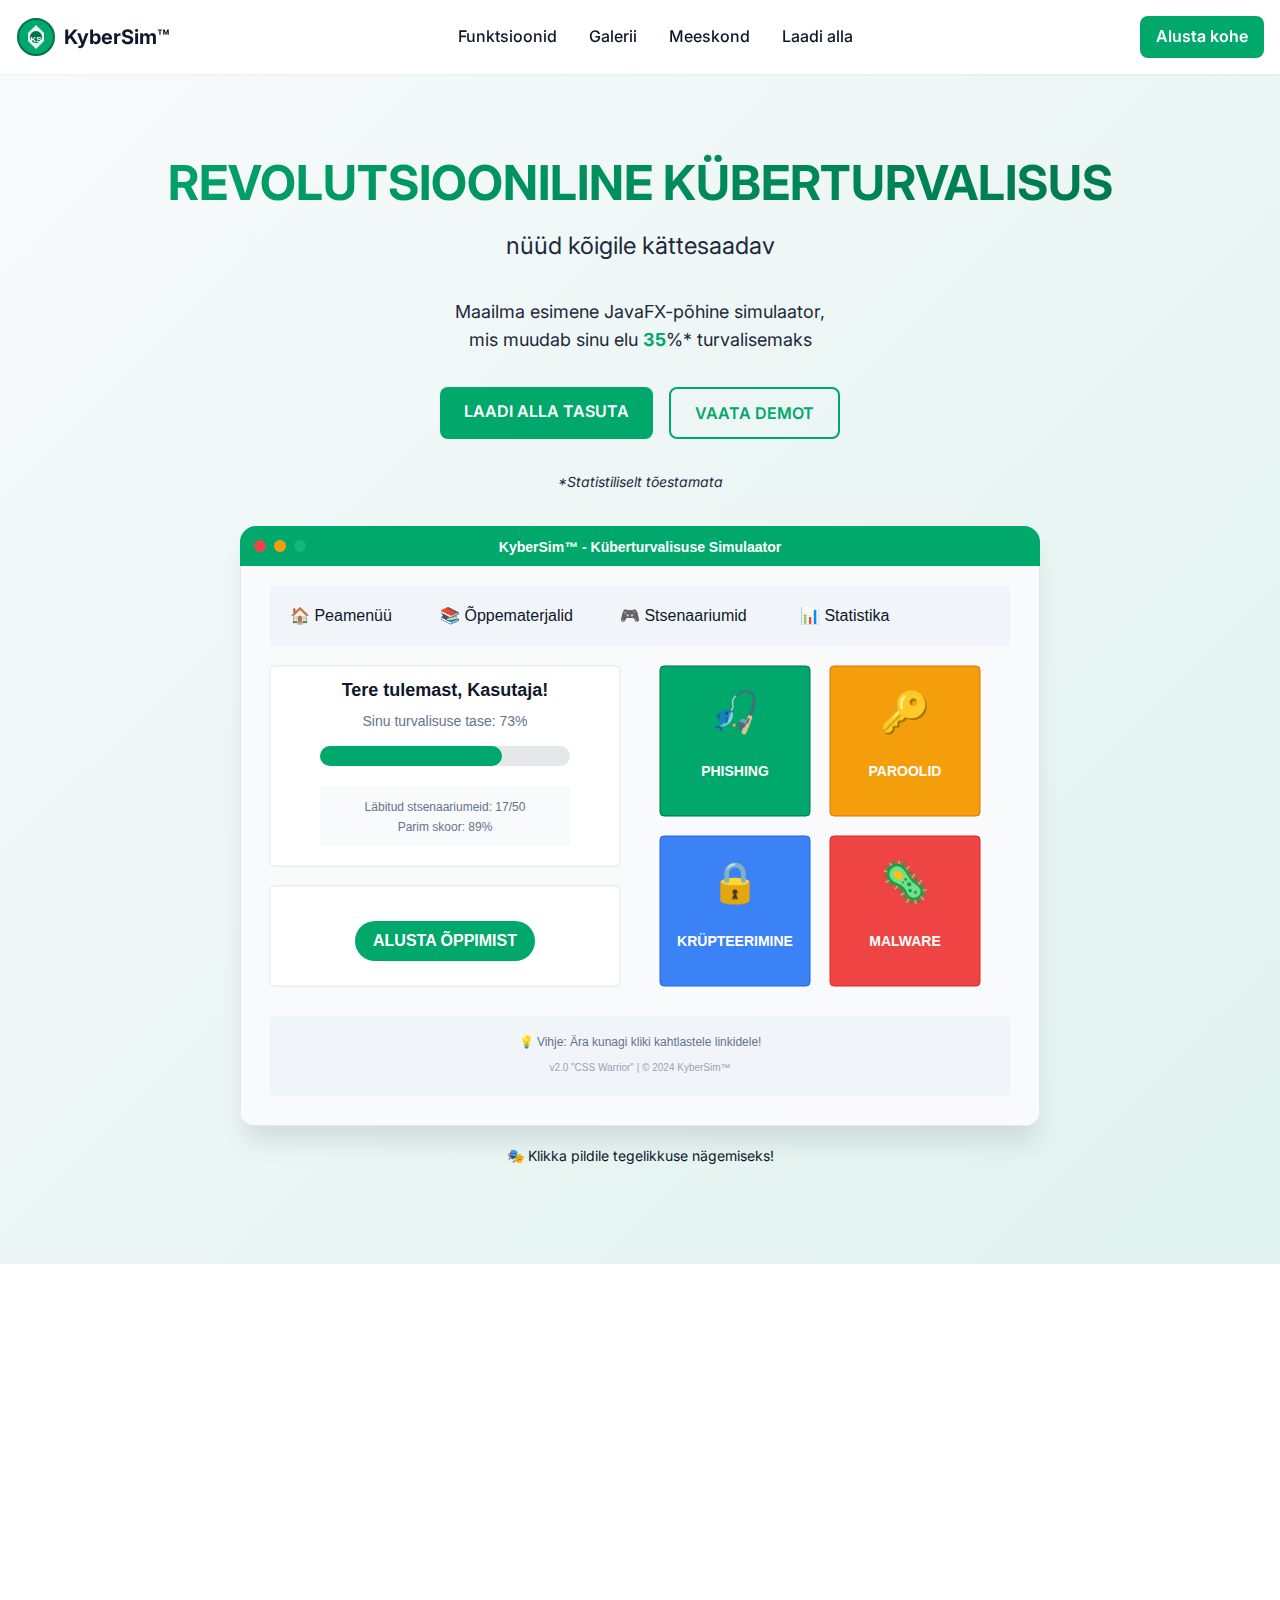
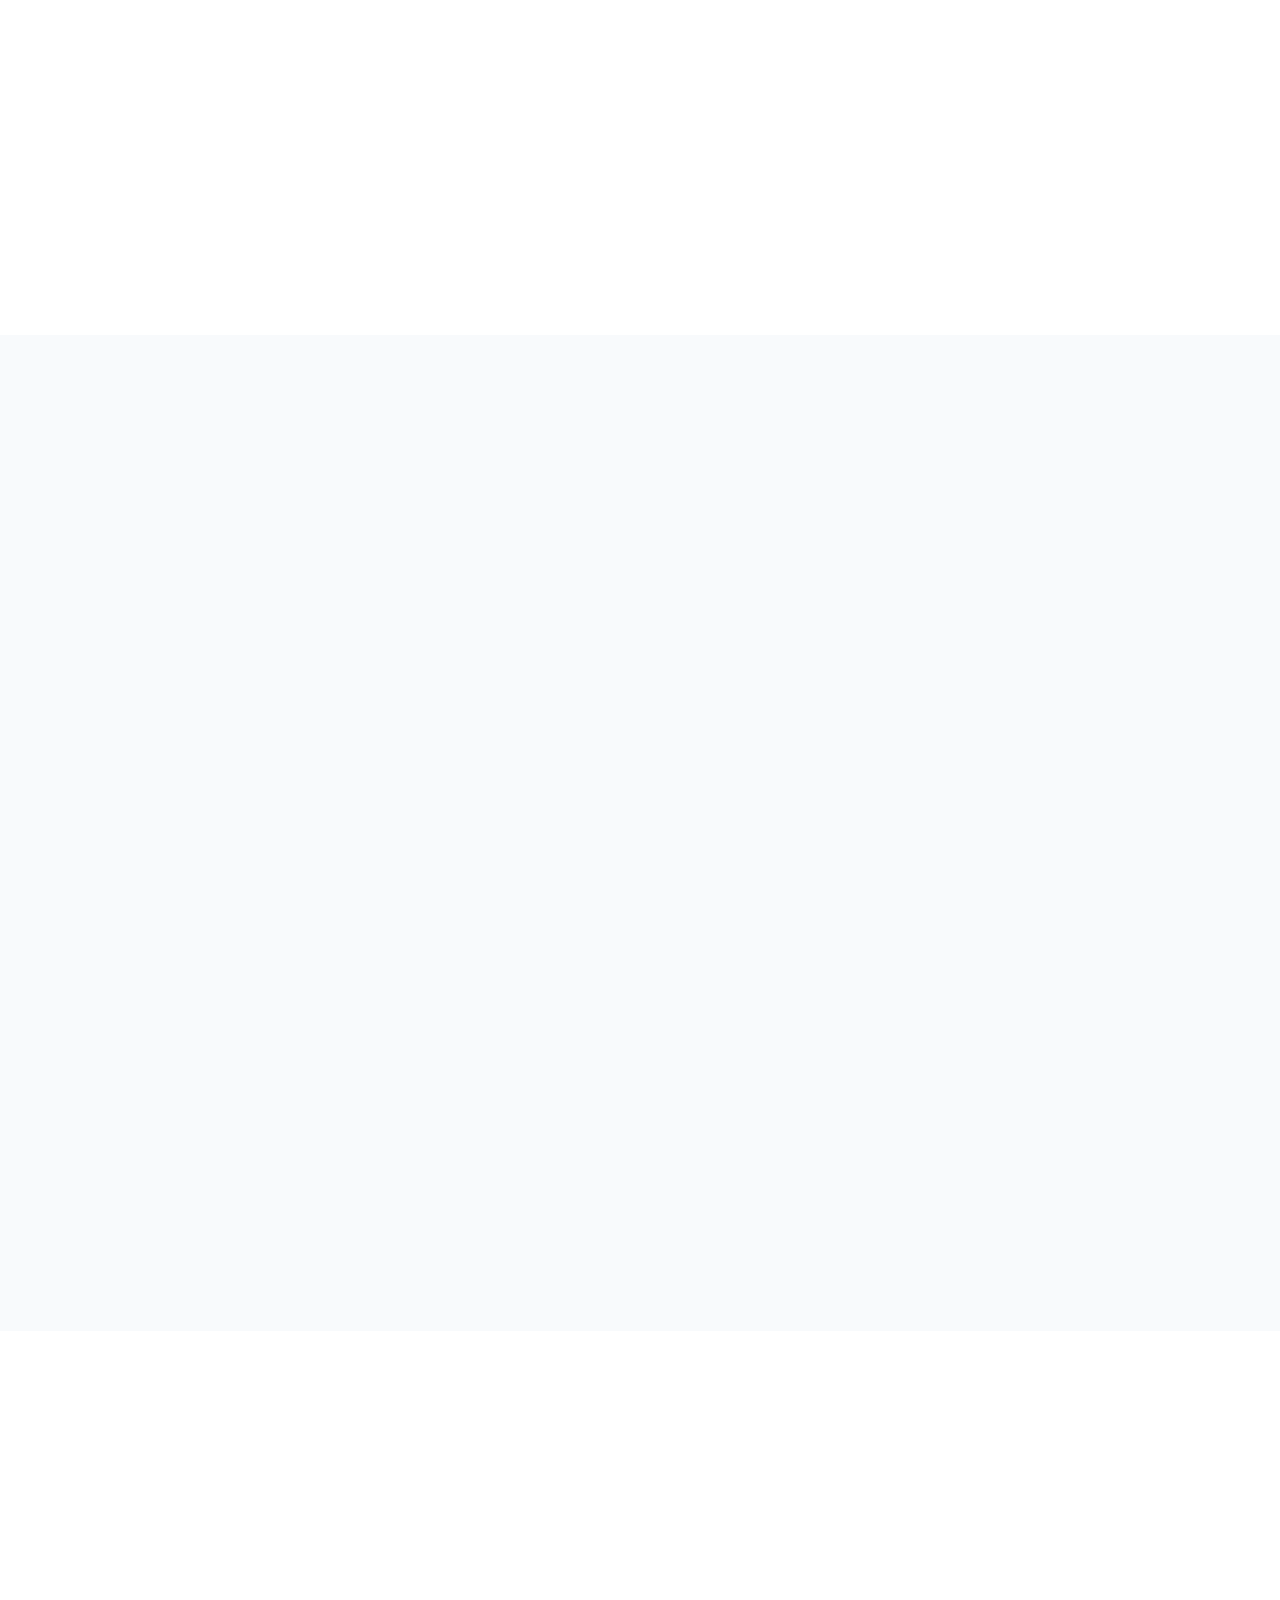
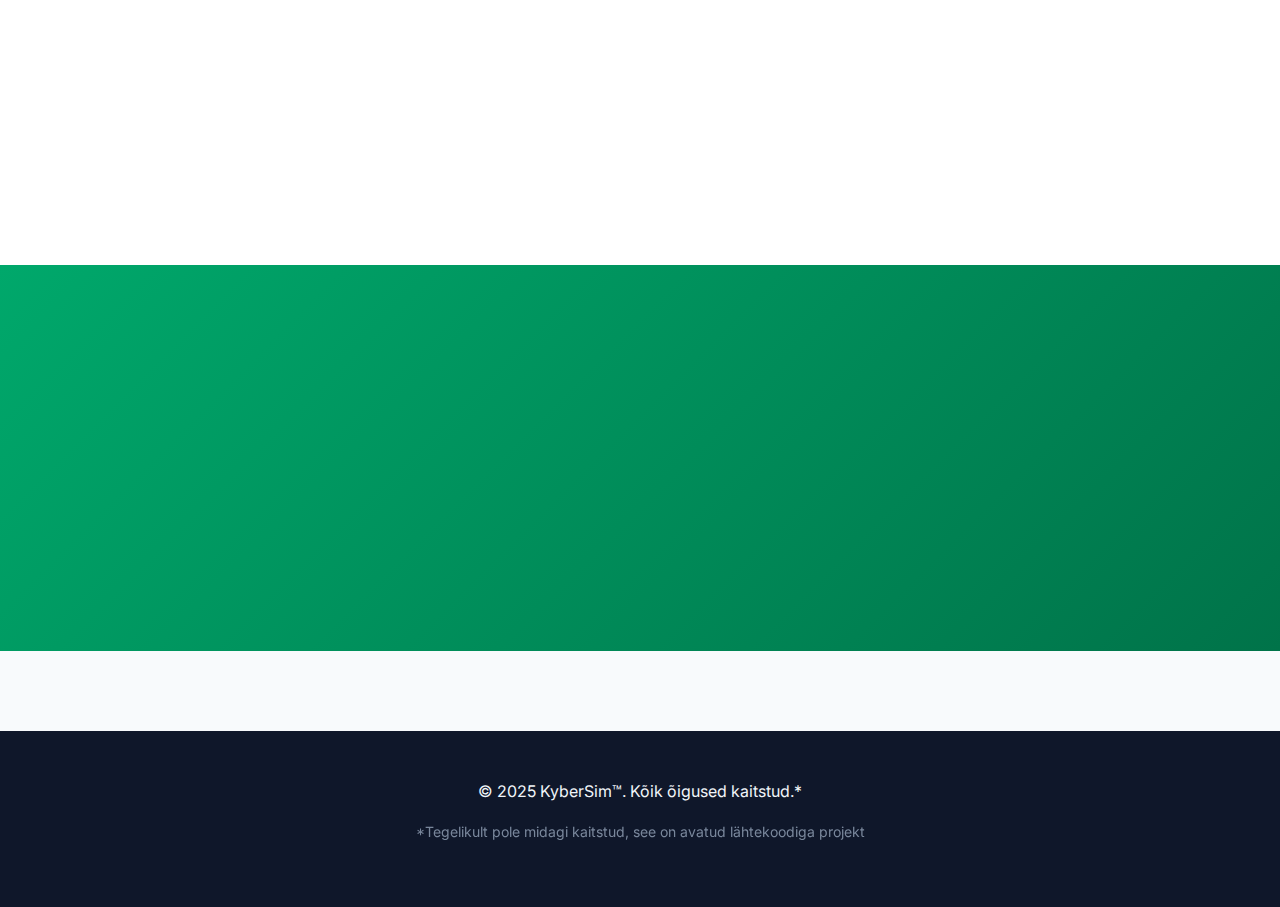
<file: index.html>
<!DOCTYPE html>
<html lang="et">
<head>
    <meta charset="UTF-8">
    <meta name="viewport" content="width=device-width, initial-scale=1.0">
    <title>KyberSim™ - Küberturvalisuse Simulaator | Revolutsiooniline Õppetarkvara</title>

    <!-- Meta tags for SEO -->
    <meta name="description" content="Revolutsiooniline JavaFX-põhine küberturvalisuse simulaator. 12 kategooriat, 50+ stsenaariumit. Tasuta allalaadimine.">
    <meta property="og:title" content="KyberSim™ - Küberturvalisuse Simulaator">
    <meta property="og:description" content="Maailma esimene JavaFX-põhine simulaator, mis muudab sinu elu 127% turvalisemaks">
    <meta property="og:image" content="/assets/images/og-image.png">

    <!-- Fonts -->
    <link rel="preconnect" href="https://fonts.googleapis.com">
    <link rel="preconnect" href="https://fonts.gstatic.com" crossorigin>
    <link href="https://fonts.googleapis.com/css2?family=Inter:wght@400;500;600;700&family=JetBrains+Mono&display=swap" rel="stylesheet">

    <!-- CSS -->
    <link rel="stylesheet" href="/assets/css/main.css">
    <link rel="stylesheet" href="/assets/css/components.css">
    <link rel="stylesheet" href="/assets/css/responsive.css">

    <!-- Favicon -->
    <link rel="icon" type="image/x-icon" href="/favicon.ico">
</head>
<body>
    <!-- Navigation -->
    <nav class="navbar">
        <div class="container">
            <a href="/" class="nav-brand">
                <img src="/assets/images/logos/logo.svg" alt="KyberSim™ Logo">
                <span>KyberSim™</span>
            </a>
            <div class="nav-menu" id="navMenu">
                <a href="/features.html" class="nav-link">Funktsioonid</a>
                <a href="/screenshots.html" class="nav-link">Galerii</a>
                <a href="/about.html" class="nav-link">Meeskond</a>
                <a href="/download.html" class="nav-link">Laadi alla</a>
            </div>
            <a href="/download.html" class="nav-cta">Alusta kohe</a>
            <button class="nav-toggle" id="navToggle">
                <span></span>
                <span></span>
                <span></span>
            </button>
        </div>
    </nav>

    <main>
        <!-- Hero Section -->
        <section class="hero">
            <div class="container">
                <h1 class="hero-title fade-in">REVOLUTSIOONILINE KÜBERTURVALISUS</h1>
                <p class="hero-subtitle fade-in">nüüd kõigile kättesaadav</p>

                <p class="hero-description slide-up">
                    Maailma esimene JavaFX-põhine simulaator,<br>
                    mis muudab sinu elu <span id="satisfaction-rate">127</span>%* turvalisemaks
                </p>

                <div class="hero-buttons slide-up">
                    <a href="/download.html" class="btn btn-primary btn-lg">LAADI ALLA TASUTA</a>
                    <a href="#demo" class="btn btn-secondary btn-lg">VAATA DEMOT</a>
                </div>

                <p class="hero-disclaimer slide-up">*Statistiliselt tõestamata</p>

                <div class="hero-image scale-in" id="heroImageContainer">
                    <img src="/assets/images/hero/app-screenshot.svg" alt="KyberSim Interface" id="heroImage">
                    <p class="image-hint">🎭 Klikka pildile tegelikkuse nägemiseks!</p>
                </div>
            </div>
        </section>

        <!-- Problem/Solution Section -->
        <section class="problem-solution">
            <div class="container">
                <h2 class="section-title fade-in">
                    Kas tunned end kübermaailmas nagu kalake haikalade seas? 🦈
                </h2>

                <div class="problem-grid">
                    <div class="problem-card slide-up">
                        <div class="problem-icon">📧</div>
                        <p>67% inimestest klikib kahtlastele linkidele</p>
                    </div>
                    <div class="problem-card slide-up">
                        <div class="problem-icon">🔑</div>
                        <p>89% kasutab parooli "parool123"</p>
                    </div>
                    <div class="problem-card slide-up">
                        <div class="problem-icon">🎣</div>
                        <p>156% ei tea, mis on phishing</p>
                    </div>
                </div>

                <div class="solution-box fade-in">
                    <h3>LAHENDUS: KyberSim™</h3>
                    <p>
                        Meie AI-põhine* platform õpetab sind 12<br>
                        kategoorias läbi praktiliste stsenaariumite!
                    </p>
                    <p class="footnote">*AI = Actually Intelligence (Kevin ja Kaili)</p>
                </div>
            </div>
        </section>

        <!-- Features Showcase -->
        <section class="features-showcase">
            <div class="container">
                <h2 class="section-title fade-in">Funktsioonid mis teevad meist liidri</h2>

                <div class="feature-grid">
                    <div class="feature-card slide-up">
                        <div class="feature-icon">👥</div>
                        <h3>Enterprise-grade Kasutajahaldus</h3>
                        <p>Looge ja kustutage kasutajaid nagu tõeline enterprise tarkvara!</p>
                    </div>

                    <div class="feature-card slide-up">
                        <div class="feature-icon">📊</div>
                        <h3>Big Data Analytics</h3>
                        <p>Teie skoor salvestatakse high-performance tekstifaili süsteemi!</p>
                    </div>

                    <div class="feature-card slide-up">
                        <div class="feature-icon">☁️</div>
                        <h3>Cloud-native Arhitektuur</h3>
                        <p>Töötab täielikult offline - nagu tõeline cloud!</p>
                    </div>
                </div>
            </div>
        </section>

        <!-- Social Proof -->
        <section class="social-proof">
            <div class="container">
                <h2 class="section-title fade-in">
                    <span id="user-count">2</span>+ RAHULOLU KASUTAJAT
                </h2>

                <div class="testimonial-grid">
                    <div class="testimonial-card slide-up">
                        <p class="testimonial-text">
                            "Enne simulaatorit klikkisin kõikidele linkidele.
                            Nüüd klikin ainult 73%-le neist!"
                        </p>
                        <p class="testimonial-author">- Anonüümne Kasutaja</p>
                    </div>

                    <div class="testimonial-card slide-up">
                        <p class="testimonial-text">
                            "Ma arvasin, et parool123 on turvaline.
                            Nüüd kasutan parool124!"
                        </p>
                        <p class="testimonial-author">- Rahul Kasutaja</p>
                    </div>
                </div>
            </div>
        </section>

        <!-- Technical Specifications -->
        <section class="tech-specs">
            <div class="container">
                <h2 class="section-title fade-in">Tehnilised nõuded ja garantiid</h2>

                <div class="specs-grid">
                    <div class="specs-card fade-in">
                        <h3>SÜSTEEMI NÕUDED:</h3>
                        <ul>
                            <li>✓ Java 24+ (see on tähtis!)</li>
                            <li>✓ JavaFX 24 (revolutsiooniline!)</li>
                            <li>✓ 1-5MB vaba kettaruumi (massive scale!)</li>
                            <li>✓ Töötab Windows/Mac/Linux (cross-platform mastery!)</li>
                        </ul>
                    </div>

                    <div class="specs-card fade-in">
                        <h3>TURVALISUS:</h3>
                        <ul>
                            <li>✓ Military-grade failide laadimine/salvestamine</li>
                            <li>✓ Enterprise-level kasutaja autentimine</li>
                            <li>✓ Blockchain-secured JSON konfiguratsioon</li>
                            <li>✓ End-to-end krüpteeritud... mäng</li>
                        </ul>
                    </div>
                </div>
            </div>
        </section>

        <!-- Call to Action -->
        <section class="cta-section">
            <div class="container">
                <h2 class="cta-title fade-in">VALMIS ALUSTAMA? IT'S FREE!</h2>
                <div class="cta-buttons slide-up">
                    <a href="/download.html" class="btn btn-primary btn-lg">LAADI ALLA GITHUB'IST</a>
                    <a href="https://github.com/klaig/cybersecurity-simulator" class="btn btn-secondary btn-lg">VAATA KOODI</a>
                </div>
                <p class="cta-contact fade-in">
                    Või saada meile kiri: kevin.kaili@kybersim.ee*<br>
                    <span class="footnote">*see e-post ei eksisteeri</span>
                </p>
            </div>
        </section>
    </main>

    <!-- Footer -->
    <footer class="footer">
        <div class="container">
            <p>&copy; 2025 KyberSim™. Kõik õigused kaitstud.*</p>
            <p class="footer-disclaimer">*Tegelikult pole midagi kaitstud, see on avatud lähtekoodiga projekt</p>
        </div>
    </footer>

    <!-- JavaScript -->
    <script src="/assets/js/main.js"></script>
    <script src="/assets/js/animations.js"></script>
    <script src="/assets/js/analytics.js"></script>
</body>
</html>
</file>
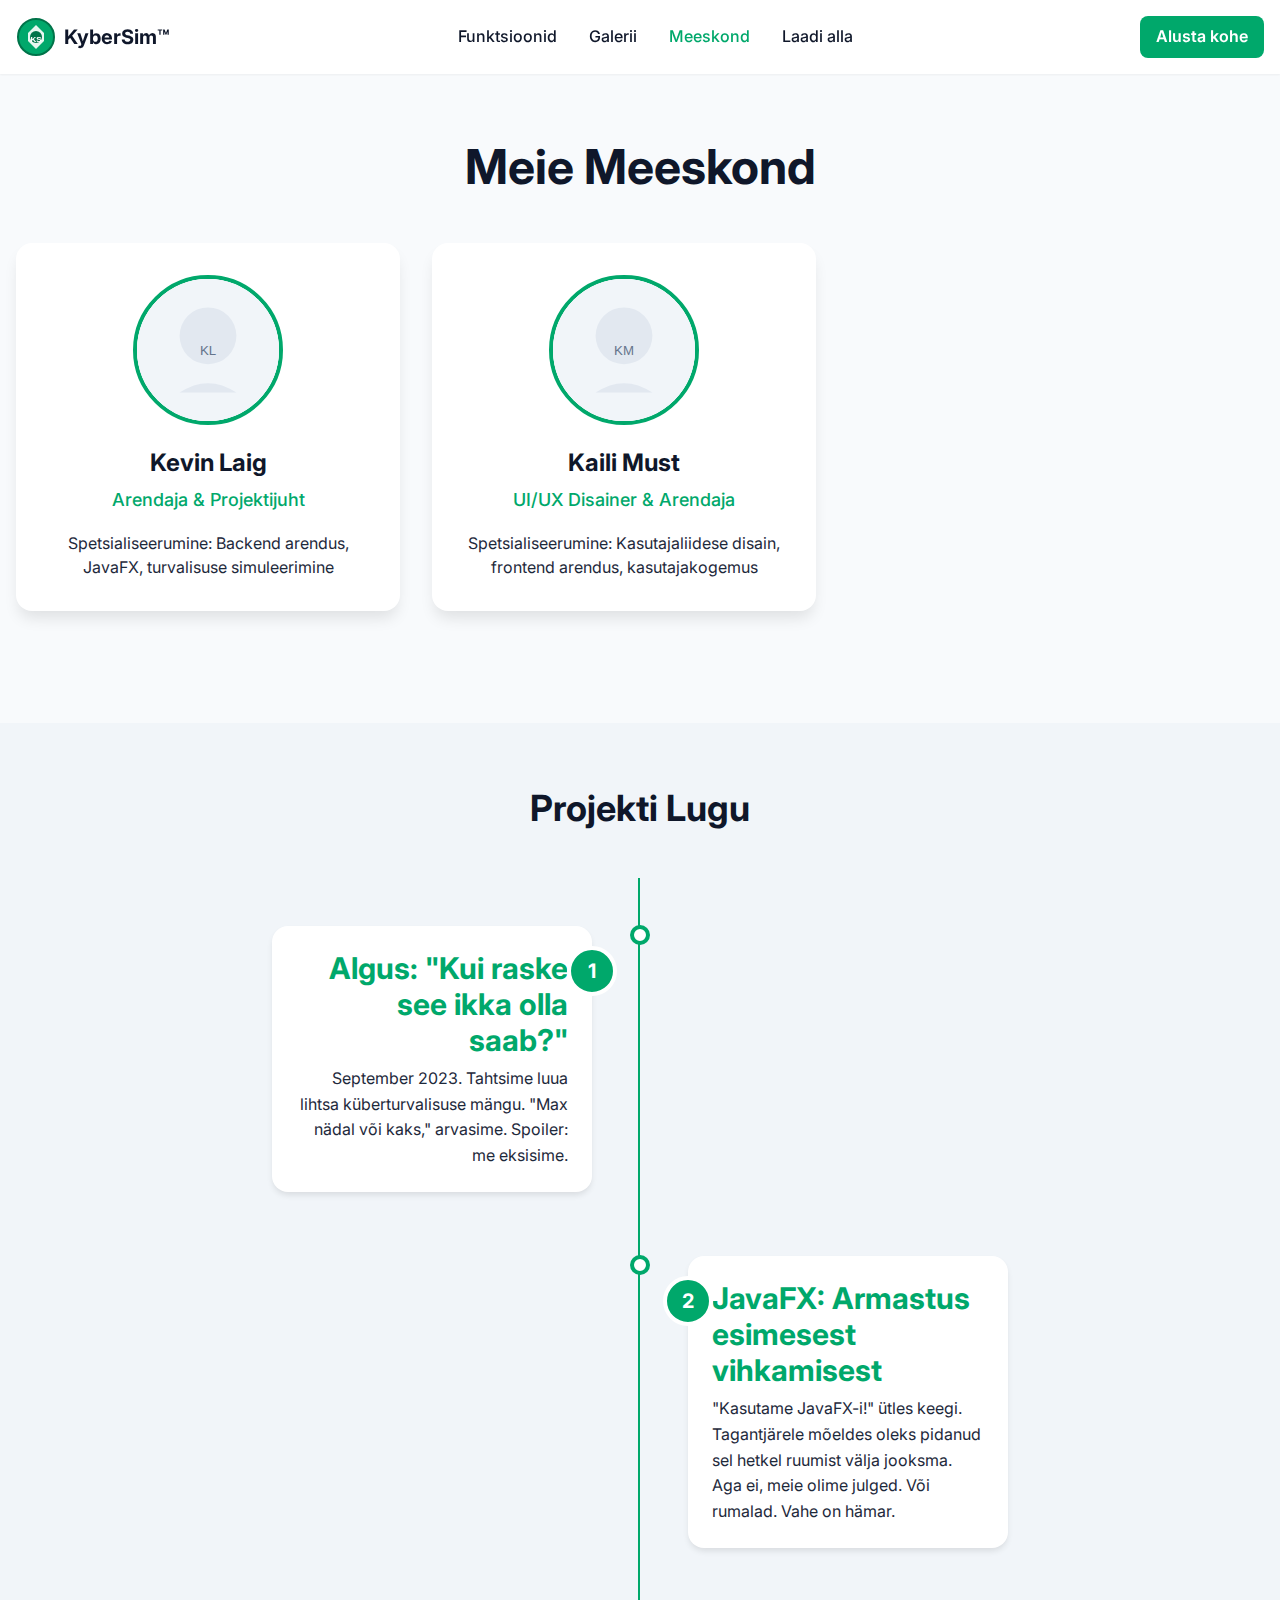
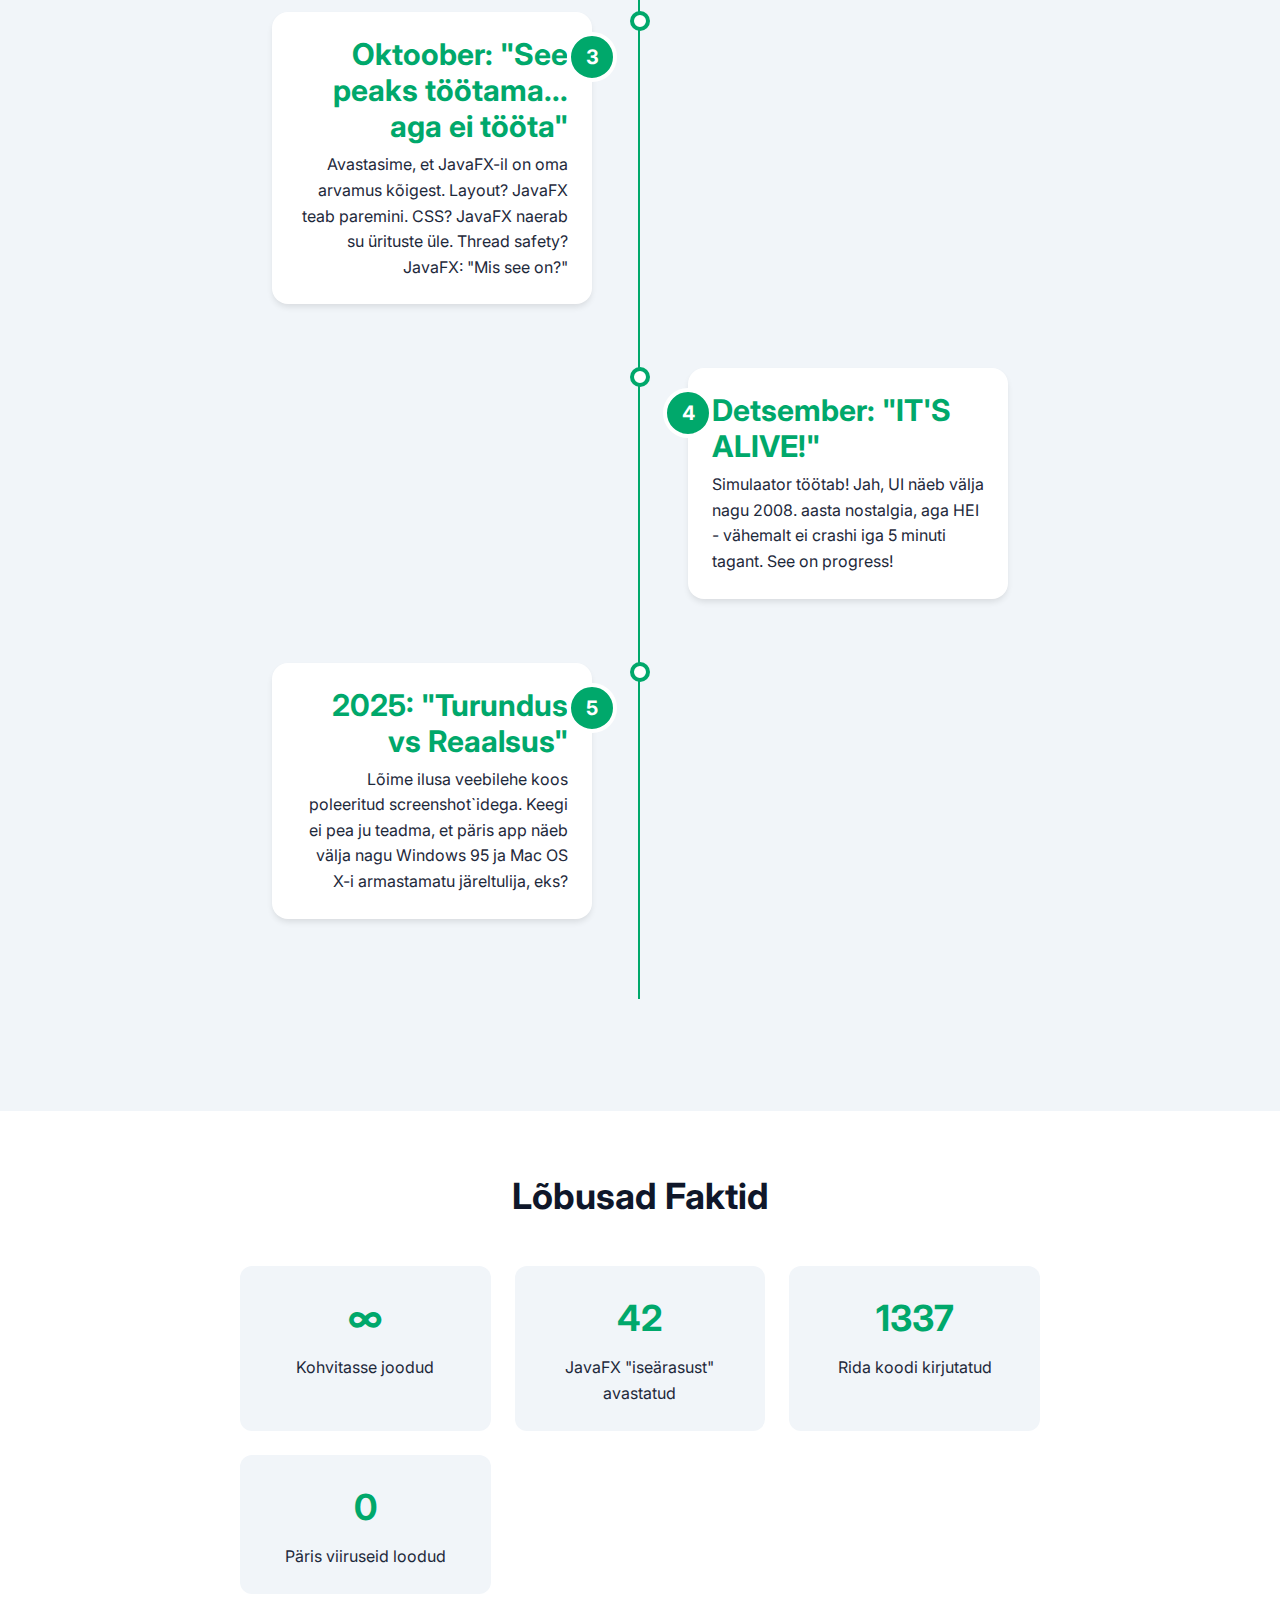
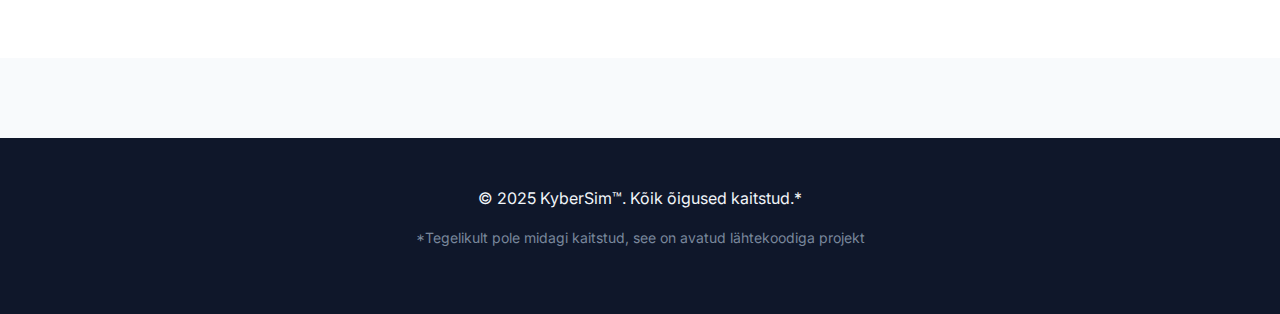
<file: about.html>
<!DOCTYPE html>
<html lang="et">
<head>
    <meta charset="UTF-8">
    <meta name="viewport" content="width=device-width, initial-scale=1.0">
    <title>Meist - Kübersimulator</title>
    <!-- Fonts -->
    <link rel="preconnect" href="https://fonts.googleapis.com">
    <link rel="preconnect" href="https://fonts.gstatic.com" crossorigin>
    <link href="https://fonts.googleapis.com/css2?family=Inter:wght@400;500;600;700&family=JetBrains+Mono&display=swap" rel="stylesheet">

    <!-- CSS -->
    <link rel="stylesheet" href="/assets/css/main.css">
    <link rel="stylesheet" href="/assets/css/components.css">
    <link rel="stylesheet" href="/assets/css/responsive.css">

    <!-- Favicon -->
    <link rel="icon" type="image/x-icon" href="/favicon.ico">
</head>
<body>
    <!-- Navigation -->
    <nav class="navbar">
        <div class="container">
            <a href="/" class="nav-brand">
                <img src="/assets/images/logos/logo.svg" alt="KyberSim™ Logo">
                <span>KyberSim™</span>
            </a>
            <div class="nav-menu" id="navMenu">
                <a href="/features.html" class="nav-link">Funktsioonid</a>
                <a href="/screenshots.html" class="nav-link">Galerii</a>
                <a href="/about.html" class="nav-link active">Meeskond</a>
                <a href="/download.html" class="nav-link">Laadi alla</a>
            </div>
            <a href="/download.html" class="nav-cta">Alusta kohe</a>
            <button class="nav-toggle" id="navToggle">
                <span></span>
                <span></span>
                <span></span>
            </button>
        </div>
    </nav>

    <main class="main-content">
        <!-- Team Section -->
        <section class="team-section">
            <div class="container">
                <h1 class="section-title">Meie Meeskond</h1>
                <div class="team-grid">
                    <div class="team-card">
                        <div class="team-photo">
                            <img src="/assets/images/team/kevin-placeholder.svg" alt="Kevin Laig">
                        </div>
                        <h3 class="team-name">Kevin Laig</h3>
                        <p class="team-role">Arendaja & Projektijuht</p>
                        <p class="team-specialization">Spetsialiseerumine: Backend arendus, JavaFX, turvalisuse simuleerimine</p>
                    </div>
                    <div class="team-card">
                        <div class="team-photo">
                            <img src="/assets/images/team/kaili-placeholder.svg" alt="Kaili Must">
                        </div>
                        <h3 class="team-name">Kaili Must</h3>
                        <p class="team-role">UI/UX Disainer & Arendaja</p>
                        <p class="team-specialization">Spetsialiseerumine: Kasutajaliidese disain, frontend arendus, kasutajakogemus</p>
                    </div>
                </div>
            </div>
        </section>

        <!-- Project Timeline -->
        <section class="timeline-section">
            <div class="container">
                <h2 class="section-title">Projekti Lugu</h2>
                <div class="timeline">
                    <div class="timeline-item left">
                        <div class="timeline-content">
                            <div class="timeline-icon">1</div>
                            <h3>Algus: "Kui raske see ikka olla saab?"</h3>
                            <p>September 2023. Tahtsime luua lihtsa küberturvalisuse mängu. "Max nädal või kaks," arvasime. Spoiler: me eksisime.</p>
                        </div>
                    </div>

                    <div class="timeline-item right">
                        <div class="timeline-content">
                            <div class="timeline-icon">2</div>
                            <h3>JavaFX: Armastus esimesest vihkamisest</h3>
                            <p>"Kasutame JavaFX-i!" ütles keegi. Tagantjärele mõeldes oleks pidanud sel hetkel ruumist välja jooksma. Aga ei, meie olime julged. Või rumalad. Vahe on hämar.</p>
                        </div>
                    </div>

                    <div class="timeline-item left">
                        <div class="timeline-content">
                            <div class="timeline-icon">3</div>
                            <h3>Oktoober: "See peaks töötama... aga ei tööta"</h3>
                            <p>Avastasime, et JavaFX-il on oma arvamus kõigest. Layout? JavaFX teab paremini. CSS? JavaFX naerab su ürituste üle. Thread safety? JavaFX: "Mis see on?"</p>
                        </div>
                    </div>

                    <div class="timeline-item right">
                        <div class="timeline-content">
                            <div class="timeline-icon">4</div>
                            <h3>Detsember: "IT'S ALIVE!"</h3>
                            <p>Simulaator töötab! Jah, UI näeb välja nagu 2008. aasta nostalgia, aga HEI - vähemalt ei crashi iga 5 minuti tagant. See on progress!</p>
                        </div>
                    </div>

                    <div class="timeline-item left">
                        <div class="timeline-content">
                            <div class="timeline-icon">5</div>
                            <h3>2025: "Turundus vs Reaalsus"</h3>
                            <p>Lõime ilusa veebilehe koos poleeritud screenshot`idega. Keegi ei pea ju teadma, et päris app näeb välja nagu Windows 95 ja Mac OS X-i armastamatu järeltulija, eks?</p>
                        </div>
                    </div>
                </div>
            </div>
        </section>

        <!-- Fun Facts -->
        <section class="fun-facts">
            <div class="container">
                <h2 class="section-title">Lõbusad Faktid</h2>
                <div class="facts-grid">
                    <div class="fact-card">
                        <span class="fact-number">∞</span>
                        <p>Kohvitasse joodud</p>
                    </div>
                    <div class="fact-card">
                        <span class="fact-number">42</span>
                        <p>JavaFX "iseärasust" avastatud</p>
                    </div>
                    <div class="fact-card">
                        <span class="fact-number">1337</span>
                        <p>Rida koodi kirjutatud</p>
                    </div>
                    <div class="fact-card">
                        <span class="fact-number">0</span>
                        <p>Päris viiruseid loodud</p>
                    </div>
                </div>
            </div>
        </section>
    </main>

    <footer class="footer">
        <div class="container">
            <p>&copy; 2025 KyberSim™. Kõik õigused kaitstud.*</p>
            <p class="footer-disclaimer">*Tegelikult pole midagi kaitstud, see on avatud lähtekoodiga projekt</p>
        </div>
    </footer>

    <!-- JavaScript -->
    <script src="/assets/js/main.js"></script>
    <script src="/assets/js/animations.js"></script>
    <script src="/assets/js/analytics.js"></script>
</body>
</html>
</file>
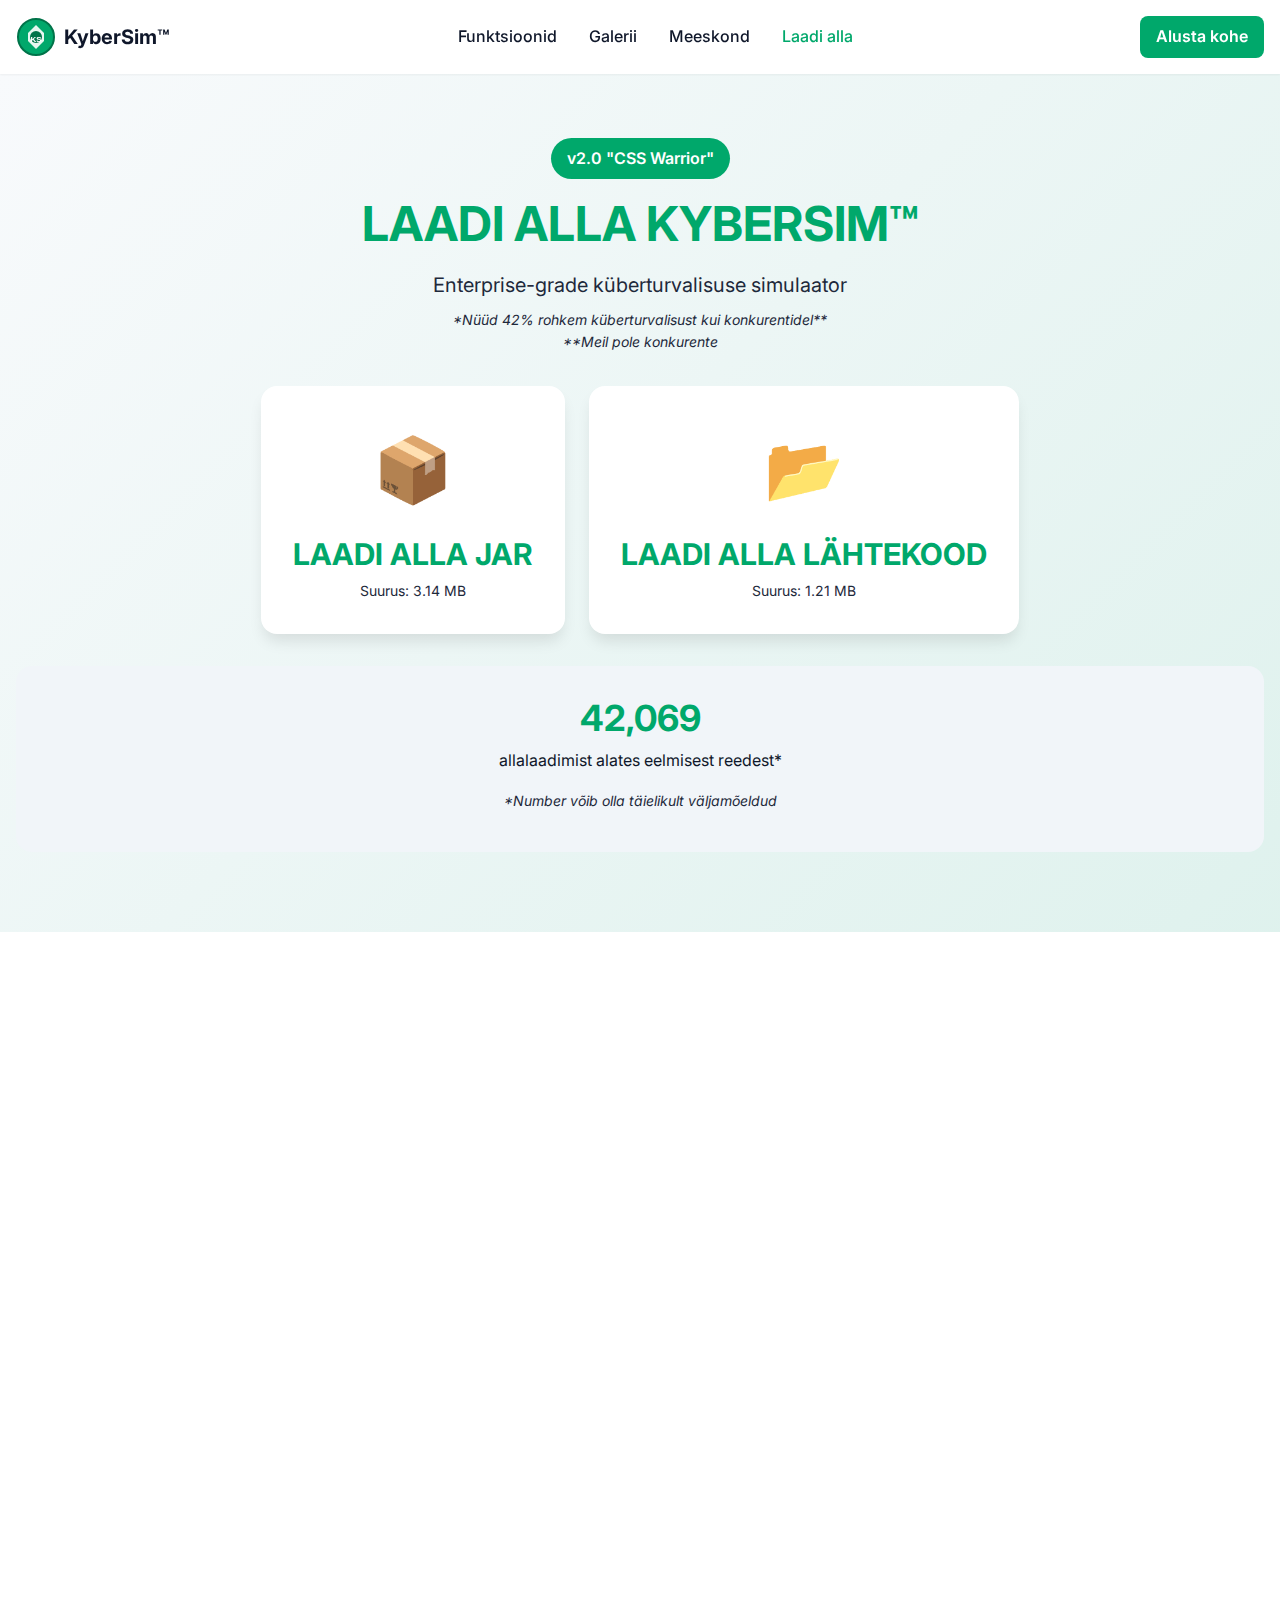
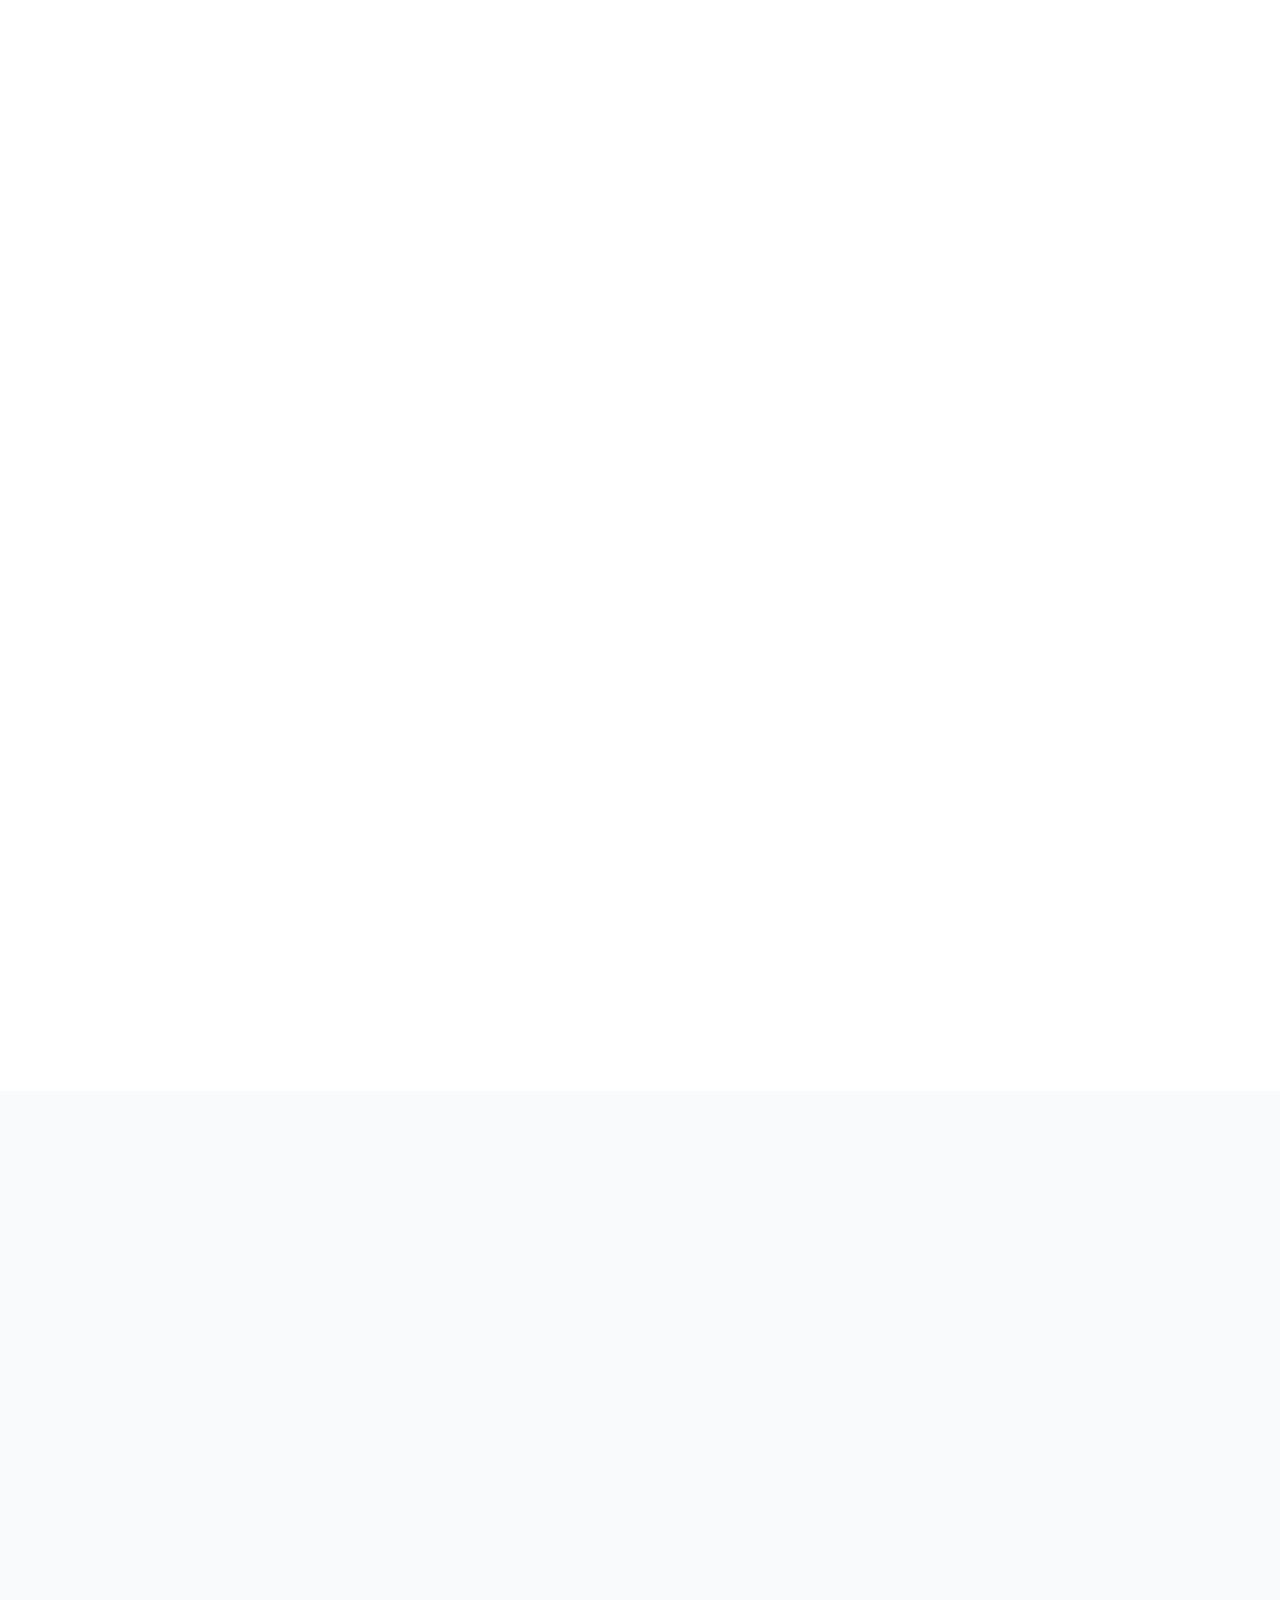
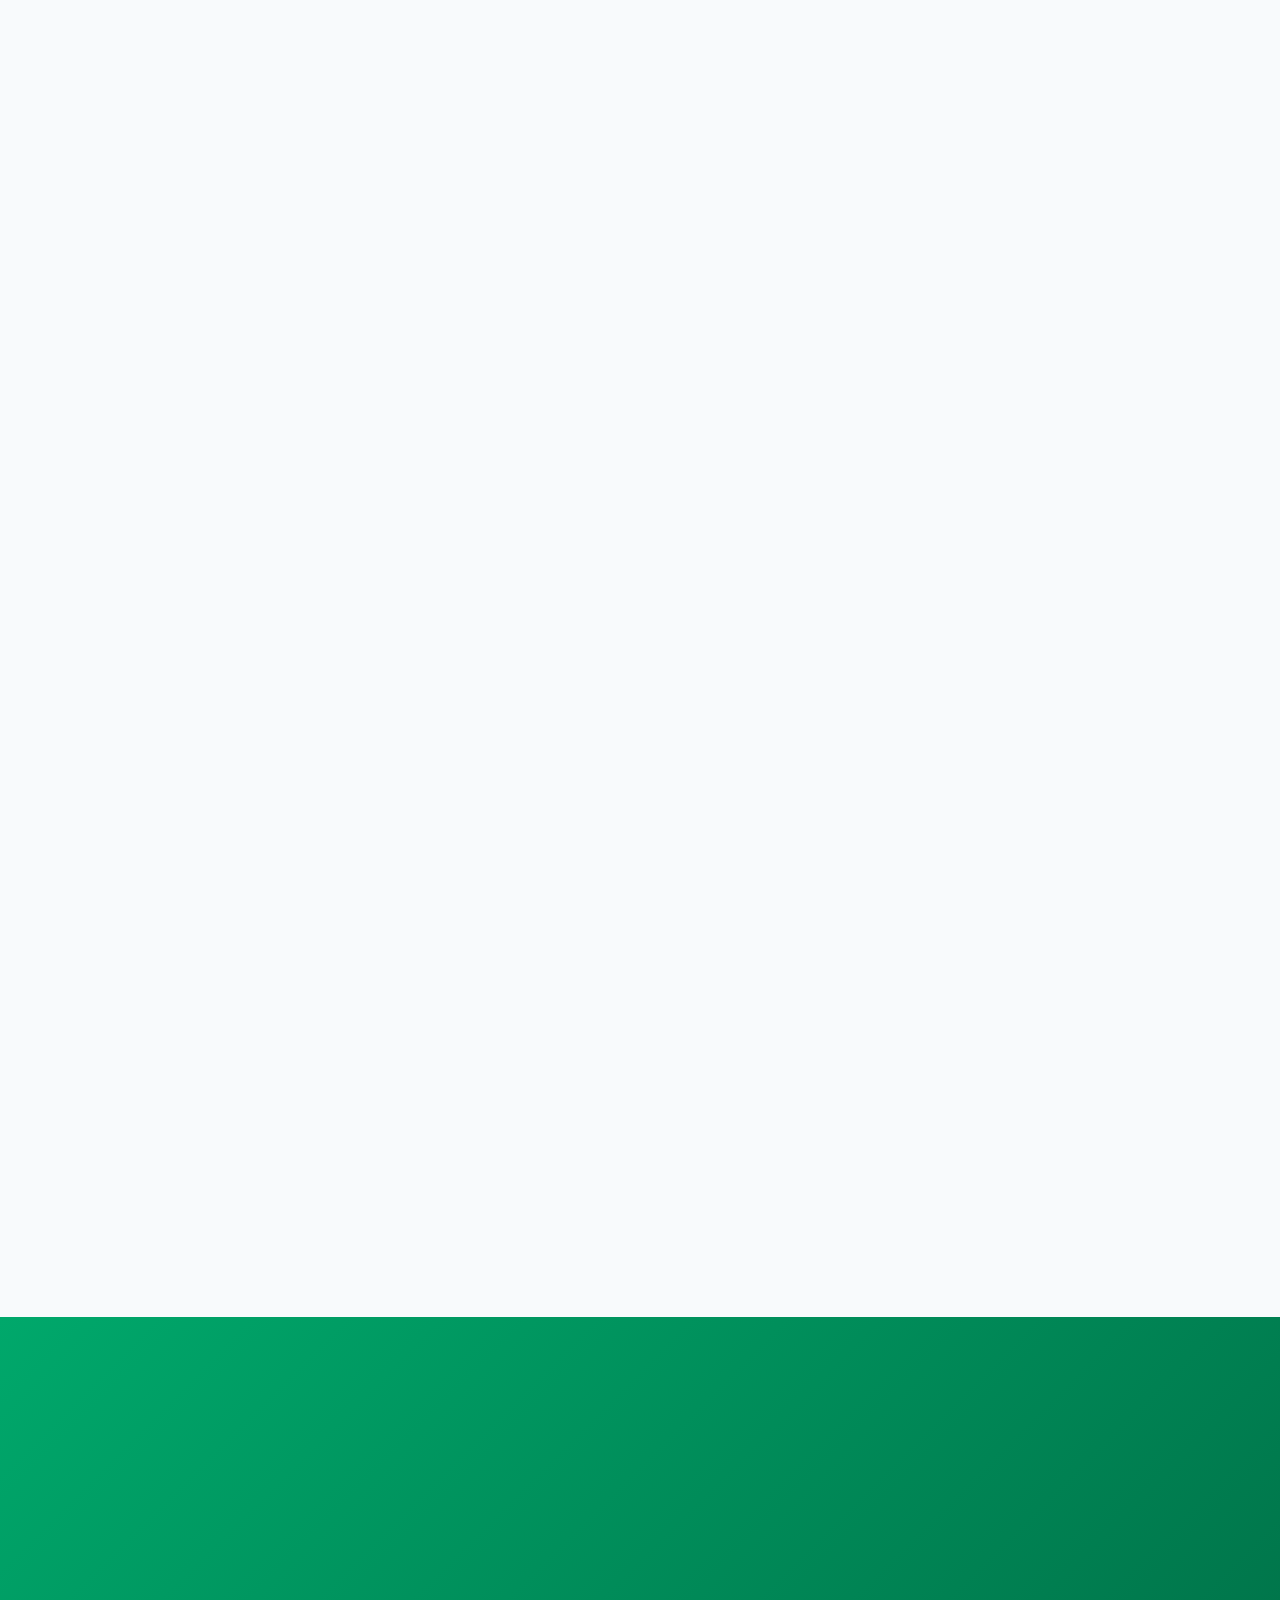
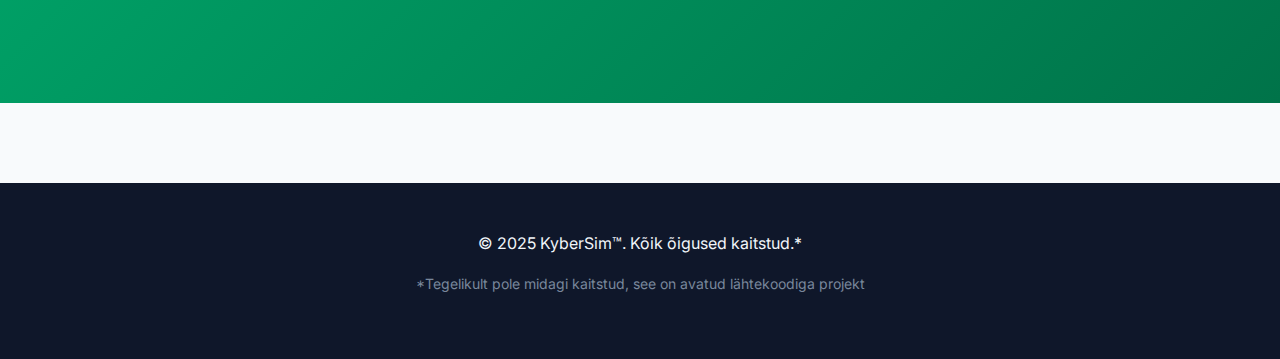
<file: download.html>
<!DOCTYPE html>
<html lang="et">
<head>
    <meta charset="UTF-8">
    <meta name="viewport" content="width=device-width, initial-scale=1.0">
    <title>Laadi Alla | KyberSim™ - Küberturvalisuse Simulaator</title>

    <!-- Meta tags for SEO -->
    <meta name="description" content="Laadi alla KyberSim™ v2.0 'CSS Warrior'. Saadaval JAR* ja lähtekood*. Enterprise-grade küberturvalisuse simulaator.">
    <meta property="og:title" content="Laadi alla KyberSim™ v2.0">
    <meta property="og:description" content="CSS Warrior versioon - nüüd 42% rohkem küberturvalisust!">

    <!-- Fonts -->
    <link rel="preconnect" href="https://fonts.googleapis.com">
    <link rel="preconnect" href="https://fonts.gstatic.com" crossorigin>
    <link href="https://fonts.googleapis.com/css2?family=Inter:wght@400;500;600;700&family=JetBrains+Mono&display=swap" rel="stylesheet">

    <!-- CSS -->
    <link rel="stylesheet" href="/assets/css/main.css">
    <link rel="stylesheet" href="/assets/css/components.css">
    <link rel="stylesheet" href="/assets/css/responsive.css">

    <!-- Favicon -->
    <link rel="icon" type="image/x-icon" href="/favicon.ico">

    <style>
        /* Download page specific styles */
        .download-hero {
            background: linear-gradient(135deg, var(--neutral-50) 0%, rgba(0, 168, 107, 0.1) 100%);
            padding: var(--space-16) 0 var(--space-12);
            text-align: center;
        }

        .version-badge {
            display: inline-block;
            background: var(--primary-green);
            color: white;
            padding: var(--space-2) var(--space-4);
            border-radius: 50px;
            font-weight: 600;
            margin-bottom: var(--space-4);
            animation: pulse 2s infinite;
        }

        @keyframes pulse {
            0% { transform: scale(1); }
            50% { transform: scale(1.05); }
            100% { transform: scale(1); }
        }

        .download-buttons {
            display: flex;
            gap: var(--space-6);
            justify-content: center;
            margin: var(--space-8) 0;
            flex-wrap: wrap;
        }

        .download-btn {
            display: flex;
            flex-direction: column;
            align-items: center;
            background: white;
            padding: var(--space-8);
            border-radius: 1rem;
            box-shadow: var(--shadow-lg);
            transition: all 0.3s ease;
            text-decoration: none;
            min-width: 250px;
        }

        .download-btn:hover {
            transform: translateY(-10px);
            box-shadow: var(--shadow-xl);
        }

        .download-icon {
            font-size: 4rem;
            margin-bottom: var(--space-4);
        }

        .download-btn h3 {
            color: var(--primary-green);
            margin-bottom: var(--space-2);
        }

        .download-size {
            color: var(--neutral-800);
            font-size: var(--text-sm);
        }

        .download-stats {
            text-align: center;
            margin: var(--space-8) 0;
            padding: var(--space-6);
            background: var(--neutral-100);
            border-radius: 1rem;
        }

        .stats-number {
            font-size: var(--text-4xl);
            font-weight: 700;
            color: var(--primary-green);
            display: block;
        }

        .instructions-section {
            background: white;
            padding: var(--space-16) 0;
        }

        .instruction-steps {
            max-width: 800px;
            margin: 0 auto;
        }

        .step {
            display: flex;
            align-items: flex-start;
            margin-bottom: var(--space-6);
            padding: var(--space-6);
            background: var(--neutral-50);
            border-radius: 1rem;
            transition: all 0.3s ease;
        }

        .step:hover {
            background: white;
            box-shadow: var(--shadow-md);
        }

        .step-number {
            background: var(--primary-green);
            color: white;
            width: 40px;
            height: 40px;
            border-radius: 50%;
            display: flex;
            align-items: center;
            justify-content: center;
            font-weight: 700;
            margin-right: var(--space-4);
            flex-shrink: 0;
        }

        .code-block {
            background: var(--neutral-900);
            color: #e5e7eb;
            padding: var(--space-4);
            border-radius: 0.5rem;
            font-family: var(--font-family-mono);
            margin: var(--space-4) 0;
            overflow-x: auto;
        }

        .code-block code {
            font-size: var(--text-sm);
        }

        .requirements-grid {
            display: grid;
            grid-template-columns: repeat(auto-fit, minmax(250px, 1fr));
            gap: var(--space-6);
            margin: var(--space-8) 0;
        }

        .requirement-card {
            background: white;
            padding: var(--space-6);
            border-radius: 1rem;
            box-shadow: var(--shadow-md);
            text-align: center;
            transition: all 0.3s ease;
        }

        .requirement-card:hover {
            transform: translateY(-5px);
            box-shadow: var(--shadow-xl);
        }

        .requirement-icon {
            font-size: 3rem;
            margin-bottom: var(--space-4);
        }

        .faq-section {
            background: var(--neutral-50);
            padding: var(--space-16) 0;
        }

        .faq-item {
            background: white;
            padding: var(--space-6);
            margin-bottom: var(--space-4);
            border-radius: 1rem;
            box-shadow: var(--shadow-sm);
            transition: all 0.3s ease;
        }

        .faq-item:hover {
            box-shadow: var(--shadow-md);
        }

        .faq-question {
            font-weight: 600;
            color: var(--primary-green);
            margin-bottom: var(--space-2);
            font-size: var(--text-lg);
        }

        .faq-answer {
            color: var(--neutral-800);
            line-height: 1.6;
        }
    </style>
</head>
<body>
    <!-- Navigation -->
    <nav class="navbar">
        <div class="container">
            <a href="/" class="nav-brand">
                <img src="/assets/images/logos/logo.svg" alt="KyberSim™ Logo">
                <span>KyberSim™</span>
            </a>
            <div class="nav-menu" id="navMenu">
                <a href="/features.html" class="nav-link">Funktsioonid</a>
                <a href="/screenshots.html" class="nav-link">Galerii</a>
                <a href="/about.html" class="nav-link">Meeskond</a>
                <a href="/download.html" class="nav-link active">Laadi alla</a>
            </div>
            <a href="/download.html" class="nav-cta">Alusta kohe</a>
            <button class="nav-toggle" id="navToggle">
                <span></span>
                <span></span>
                <span></span>
            </button>
        </div>
    </nav>

    <main>
        <!-- Download Hero Section -->
        <section class="download-hero">
            <div class="container">
                <span class="version-badge">v2.0 "CSS Warrior"</span>
                <h1 class="page-title fade-in">LAADI ALLA KYBERSIM™</h1>
                <p class="page-subtitle slide-up">
                    Enterprise-grade küberturvalisuse simulaator
                </p>
                <p class="page-disclaimer slide-up">
                    *Nüüd 42% rohkem küberturvalisust kui konkurentidel**<br>
                    **Meil pole konkurente
                </p>

                <!-- Download Buttons -->
                <div class="download-buttons slide-up">
                    <a href="https://github.com/klaig/cybersecurity-simulator/releases/latest/download/KyberSim-2.0.jar" class="download-btn">
                        <span class="download-icon">📦</span>
                        <h3>LAADI ALLA JAR</h3>
                        <span class="download-size">Suurus: 3.14 MB</span>
                    </a>

                    <a href="https://github.com/klaig/cybersecurity-simulator/archive/refs/heads/main.zip" class="download-btn">
                        <span class="download-icon">📂</span>
                        <h3>LAADI ALLA LÄHTEKOOD</h3>
                        <span class="download-size">Suurus: 1.21 MB</span>
                    </a>
                </div>

                <!-- Download Statistics -->
                <div class="download-stats fade-in">
                    <span class="stats-number" id="download-count">42,069</span>
                    <p>allalaadimist alates eelmisest reedest*</p>
                    <p class="footnote">*Number võib olla täielikult väljamõeldud</p>
                </div>
            </div>
        </section>

        <!-- Installation Instructions -->
        <section class="instructions-section">
            <div class="container">
                <h2 class="section-title fade-in">Paigaldamise juhised</h2>

                <div class="instruction-steps">
                    <div class="step slide-up">
                        <div class="step-number">1</div>
                        <div>
                            <h3>Laadi alla Java 24+</h3>
                            <p>Kui sul pole veel Java 24 installitud, siis oled ilmselt elanud koopas. Laadi alla <a href="https://openjdk.org" target="_blank">OpenJDK</a> või <a href="https://oracle.com/java" target="_blank">Oracle JDK</a>.</p>
                        </div>
                    </div>

                    <div class="step slide-up">
                        <div class="step-number">2</div>
                        <div>
                            <h3>Laadi alla KyberSim™ JAR fail</h3>
                            <p>Kliki üleval "LAADI ALLA JAR" nuppu. Fail salvestub automaatselt sinu "Downloads" kausta, kus see hakkab koguma digitaalset tolmu.</p>
                        </div>
                    </div>

                    <div class="step slide-up">
                        <div class="step-number">3</div>
                        <div>
                            <h3>Käivita programm</h3>
                            <p>Ava terminal või käsurida ja navigeeri allalaadimiste kausta:</p>
                            <div class="code-block">
                                <code>cd ~/Downloads<br>java -jar KyberSim-2.0.jar</code>
                            </div>
                        </div>
                    </div>

                    <div class="step slide-up">
                        <div class="step-number">4</div>
                        <div>
                            <h3>Naudi revolutsioonilist kogemust!</h3>
                            <p>Oled nüüd valmis alustama oma teekonda küberturvalisuse maailmas. Ära unusta: parool123 pole turvaline!</p>
                        </div>
                    </div>
                </div>

                <h2 class="section-title fade-in" style="margin-top: var(--space-16);">Lähtekoodi kompileerimine</h2>

                <div class="instruction-steps">
                    <div class="step slide-up">
                        <div class="step-number">1</div>
                        <div>
                            <h3>Klooni repositoorium</h3>
                            <div class="code-block">
                                <code>git clone https://github.com/klaig/KyberSimulaator.git<br>cd KyberSimulaator</code>
                            </div>
                        </div>
                    </div>

                    <div class="step slide-up">
                        <div class="step-number">2</div>
                        <div>
                            <h3>Installi JavaFX</h3>
                            <p>Laadi alla JavaFX 24 <a href="https://openjfx.io" target="_blank">siit</a>. See on revolutsiooniline tehnoloogia!</p>
                        </div>
                    </div>

                    <div class="step slide-up">
                        <div class="step-number">3</div>
                        <div>
                            <h3>Käivita</h3>
                            <div class="code-block">
                                <code>mvnw clean javafx:run</code>
                            </div>
                        </div>
                    </div>
                </div>
            </div>
        </section>

        <!-- System Requirements -->
        <section class="requirements-section">
            <div class="container">
                <h2 class="section-title fade-in">Süsteeminõuded</h2>

                <div class="requirements-grid">
                    <div class="requirement-card slide-up">
                        <div class="requirement-icon">☕</div>
                        <h3>Java 24+</h3>
                        <p>Sest me elame tulevikus!</p>
                    </div>

                    <div class="requirement-card slide-up">
                        <div class="requirement-icon">💾</div>
                        <h3>1-5MB vaba ruumi</h3>
                        <p>Big Data vajab suurt ruumi</p>
                    </div>

                    <div class="requirement-card slide-up">
                        <div class="requirement-icon">🖥️</div>
                        <h3>Ükskõik mis OS</h3>
                        <p>Windows, Mac, Linux, TempleOS</p>
                    </div>

                    <div class="requirement-card slide-up">
                        <div class="requirement-icon">🧠</div>
                        <h3>IQ 80+</h3>
                        <p>Soovituslik, mitte kohustuslik</p>
                    </div>
                </div>
            </div>
        </section>

        <!-- FAQ Section -->
        <section class="faq-section">
            <div class="container">
                <h2 class="section-title fade-in">Korduma Kippuvad Küsimused</h2>

                <div class="faq-list">
                    <div class="faq-item slide-up">
                        <h3 class="faq-question">K: Kas see on päriselt tasuta?</h3>
                        <p class="faq-answer">V: Jah! Nagu õhk, päikesevalgus ja halvad nõuanded internetis. Aga kui tahad, võid meile bitcoine saata aadressil: 1A1zP1eP5QGefi2DMPTfTL5SLmv7DivfNa*<br><small>*See on tegelikult suvalien aadress</small></p>
                    </div>

                    <div class="faq-item slide-up">
                        <h3 class="faq-question">K: Miks Java 24? See on ju nii uus!</h3>
                        <p class="faq-answer">V: Me oleme nii innovatiivsed, et kasutame tuleviku tehnoloogiaid. Tegelikult töötab ka Java 21-ga, aga see kõlab vähem muljetavaldavalt.</p>
                    </div>

                    <div class="faq-item slide-up">
                        <h3 class="faq-question">K: Kas ma saan sellega päriselt häkkeriks?</h3>
                        <p class="faq-answer">V: Ei, aga sa saad aru, miks "password123" pole hea parool. See on juba pool võitu!</p>
                    </div>

                    <div class="faq-item slide-up">
                        <h3 class="faq-question">K: Miks allalaadimiste arv muutub iga kord kui lehte värskenda?</h3>
                        <p class="faq-answer">V: See on kvantmehaanika. Iga kord kui sa vaatad, muutub tulemus. Schrödingeri allalaadimine!</p>
                    </div>

                    <div class="faq-item slide-up">
                        <h3 class="faq-question">K: Kas see töötab minu 1995. aasta Windows 95 peal?</h3>
                        <p class="faq-answer">V: Teoreetiliselt võib kõik olla võimalik. Praktiliselt... soovitame uuendada.</p>
                    </div>

                    <div class="faq-item slide-up">
                        <h3 class="faq-question">K: Kas ma saan tagasisidet kui teen midagi valesti?</h3>
                        <p class="faq-answer">V: Jah! Meie kasutajasõbralik liides annab sulle kohe teada punase teksti ja vihaste ikoonidega.</p>
                    </div>
                </div>
            </div>
        </section>

        <!-- Call to Action -->
        <section class="cta-section">
            <div class="container">
                <h2 class="cta-title fade-in">Millega sa ootad?</h2>
                <p class="cta-contact fade-in">
                    Iga sekund ilma KyberSim™-ita on potentsiaalne turvarisk!<br>
                    <span class="footnote">*See väide pole kinnitatud ühegi turvaeksperdi poolt</span>
                </p>
                <div class="cta-buttons slide-up">
                    <a href="#download-buttons" class="btn btn-primary btn-lg">LAADI KOHE ALLA</a>
                    <a href="https://github.com/klaig/cybersecurity-simulator" class="btn btn-secondary btn-lg">VAATA GITHUBIS</a>
                </div>
            </div>
        </section>
    </main>

    <!-- Footer -->
    <footer class="footer">
        <div class="container">
            <p>&copy; 2025 KyberSim™. Kõik õigused kaitstud.*</p>
            <p class="footer-disclaimer">*Tegelikult pole midagi kaitstud, see on avatud lähtekoodiga projekt</p>
        </div>
    </footer>

    <!-- JavaScript -->
    <script src="/assets/js/main.js"></script>
    <script src="/assets/js/animations.js"></script>
    <script>
        // Animated download counter
        let downloadCount = 42069;
        const counterElement = document.getElementById('download-count');

        function updateCounter() {
            downloadCount += Math.floor(Math.random() * 5) + 1;
            counterElement.textContent = downloadCount.toLocaleString('et-EE');
        }

        // Update counter every 3 seconds
        setInterval(updateCounter, 3000);

        // Smooth scroll to download buttons
        document.querySelector('a[href="#download-buttons"]').addEventListener('click', function(e) {
            e.preventDefault();
            document.querySelector('.download-buttons').scrollIntoView({
                behavior: 'smooth',
                block: 'center'
            });
        });
    </script>
</body>
</html>
</file>
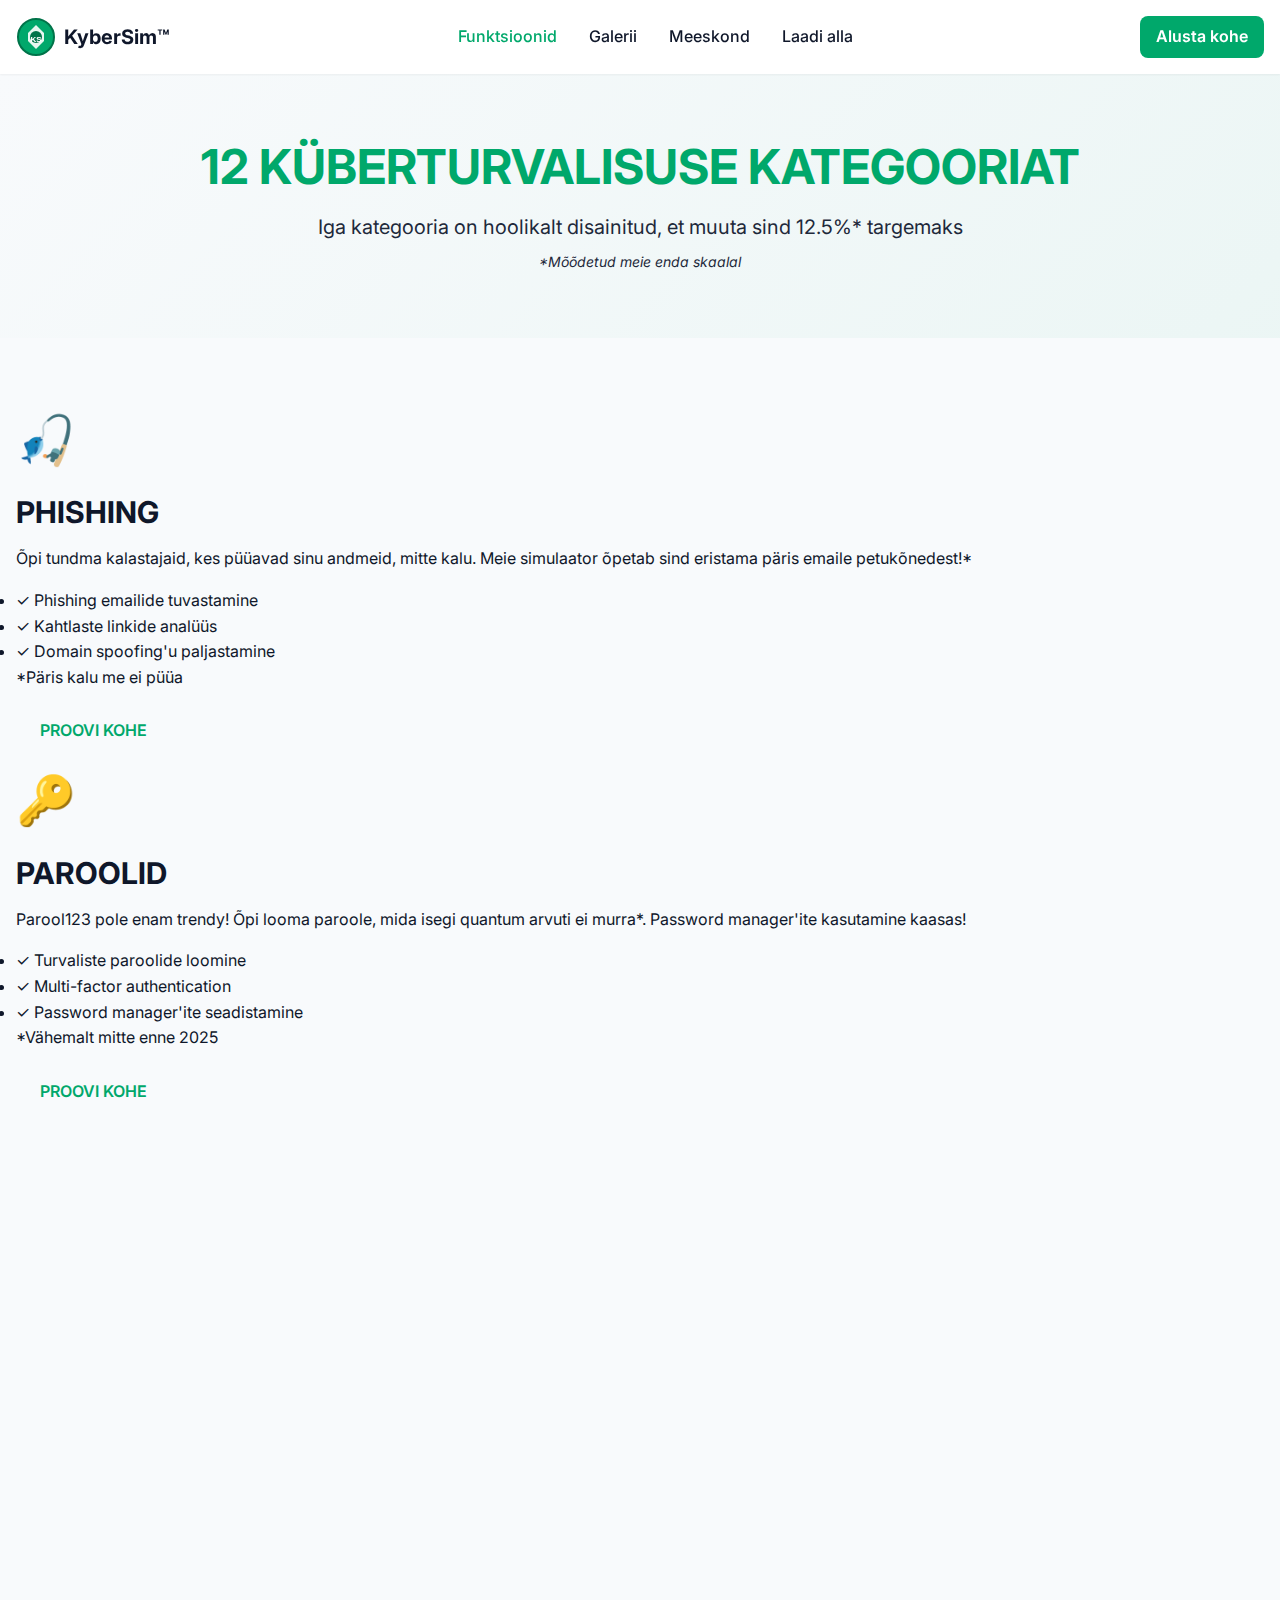
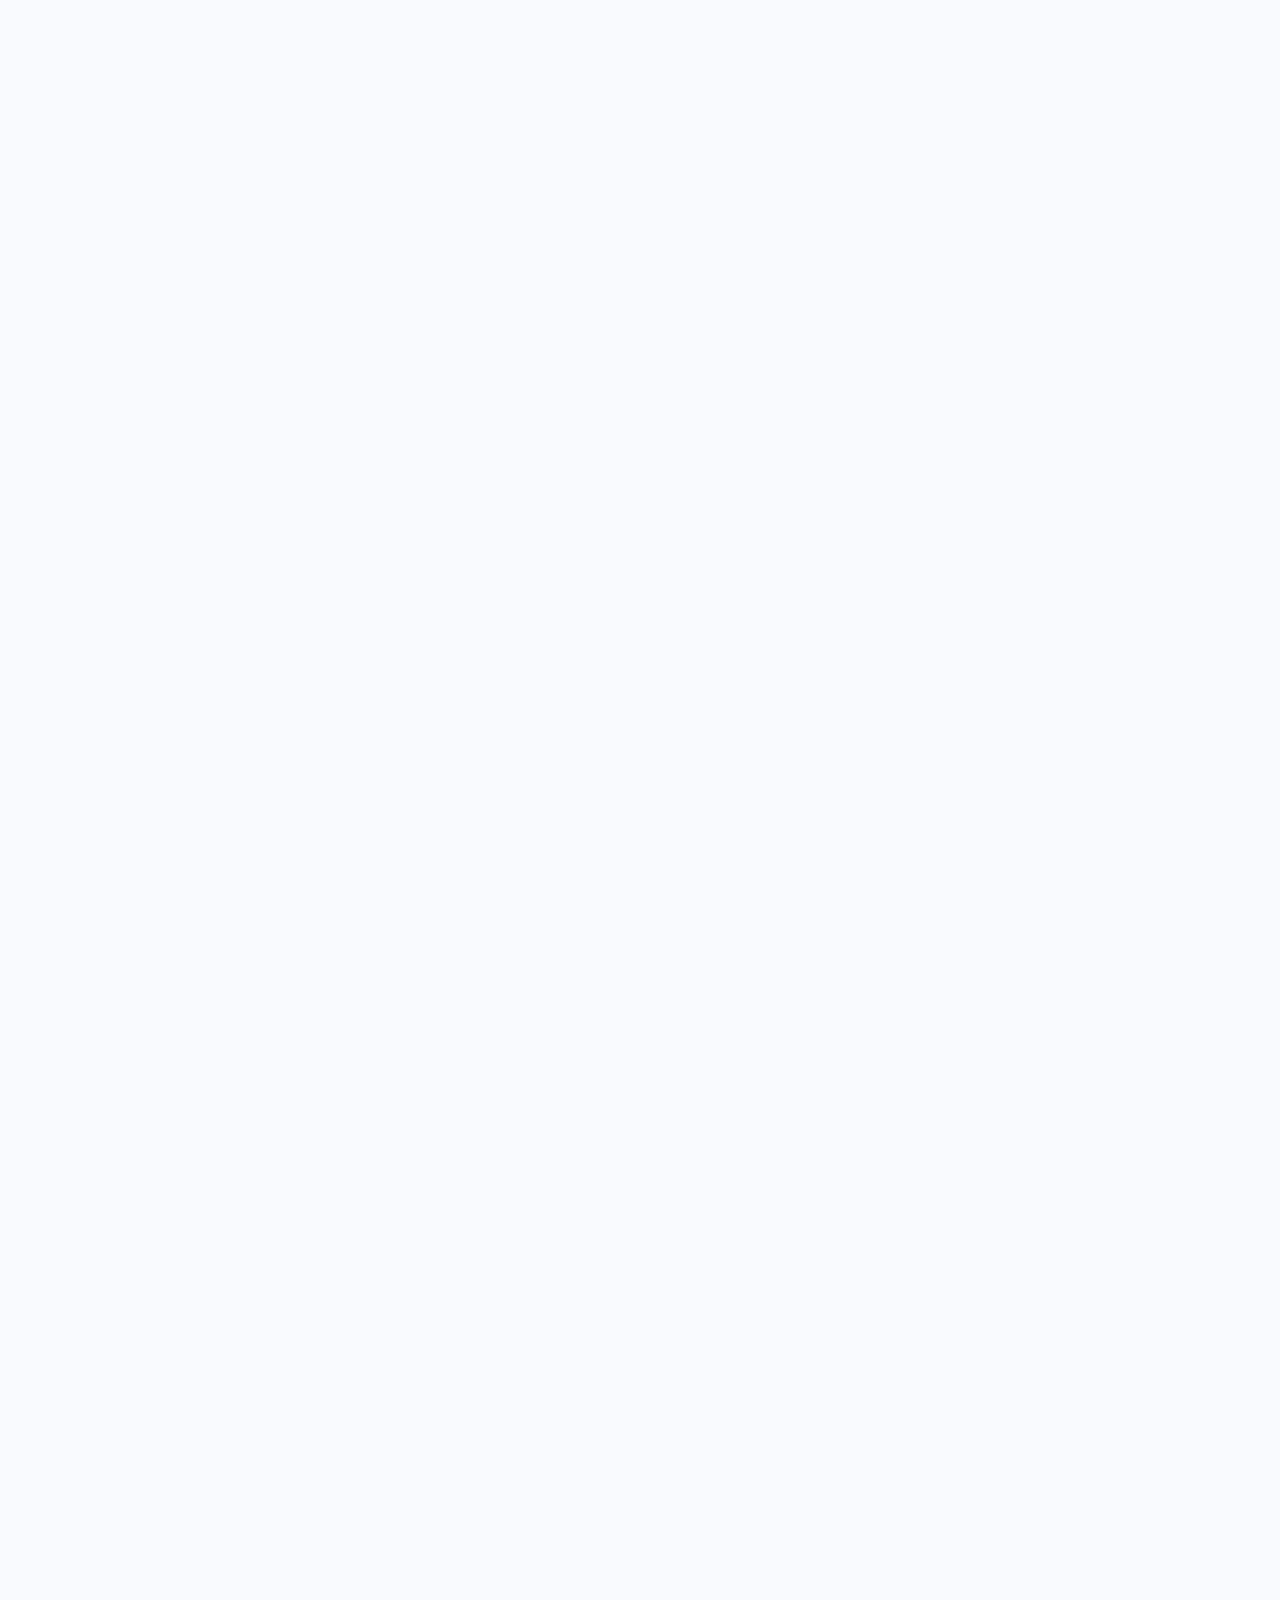
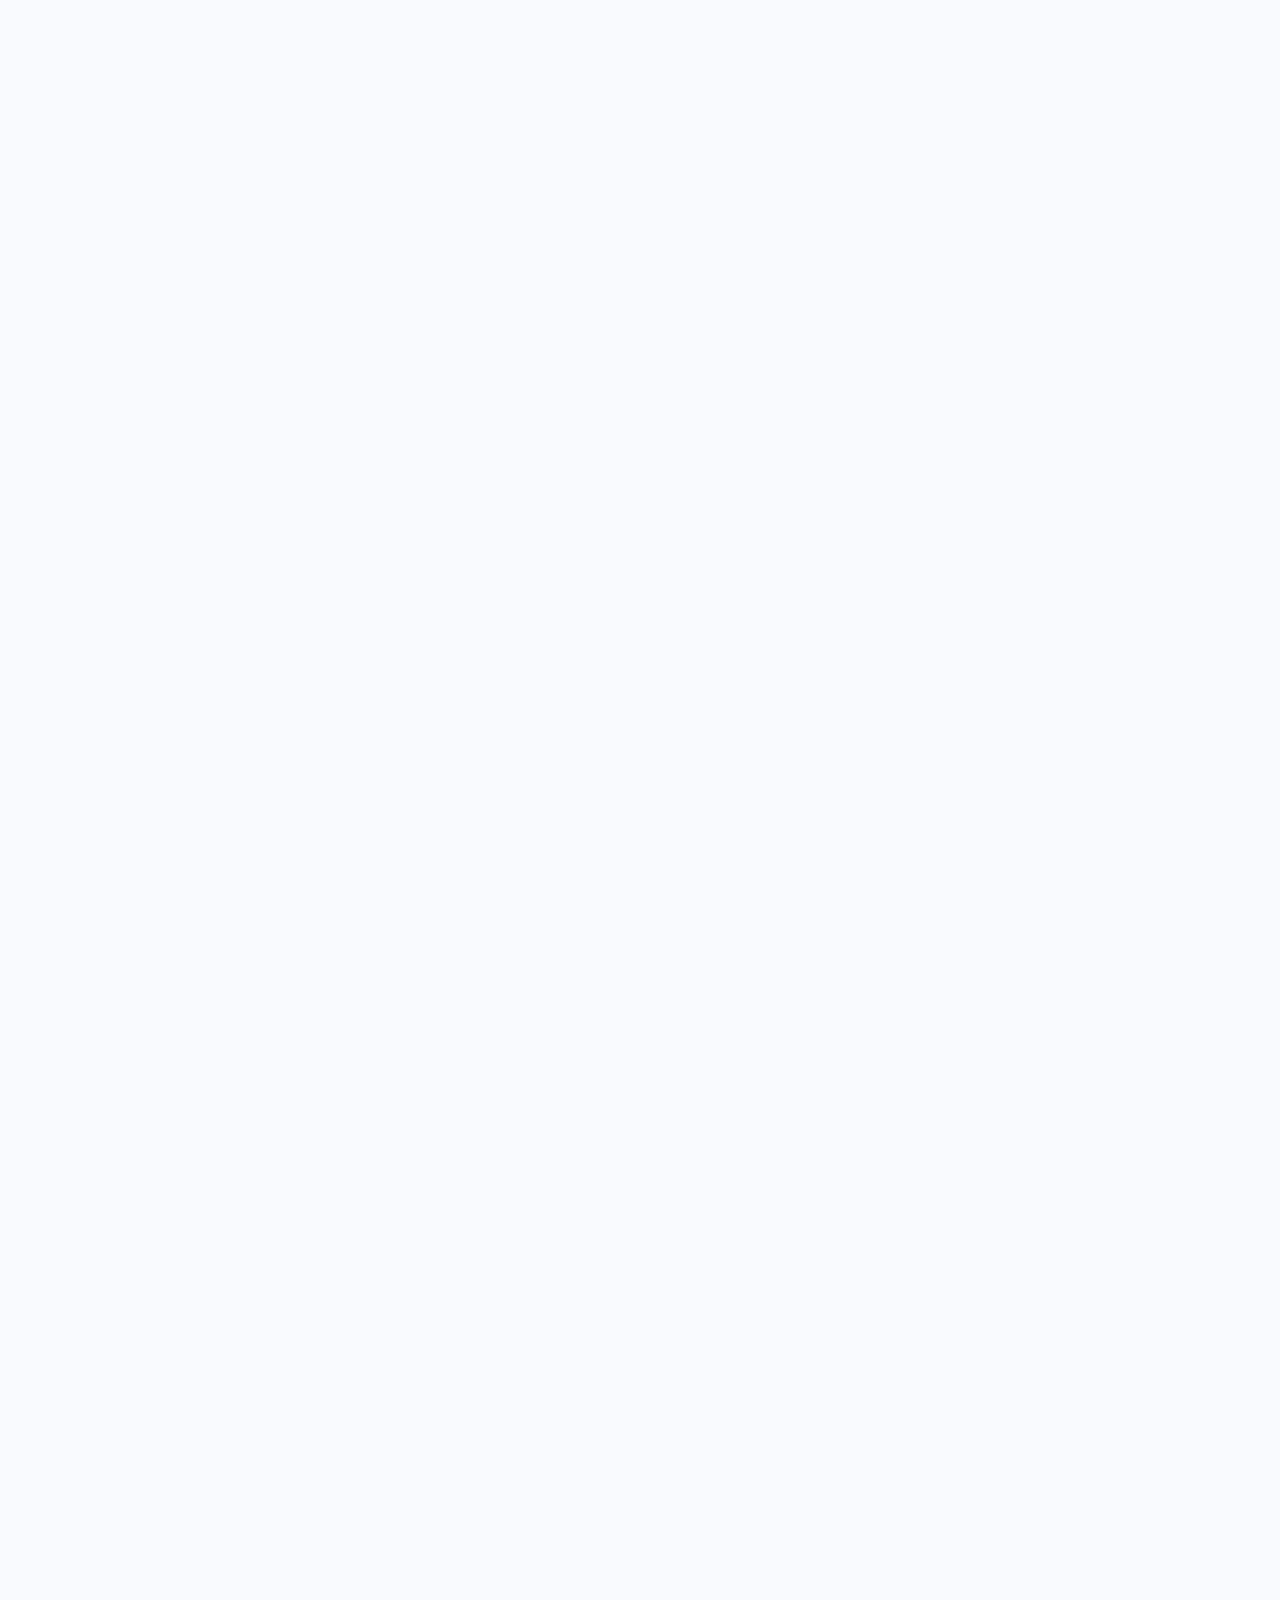
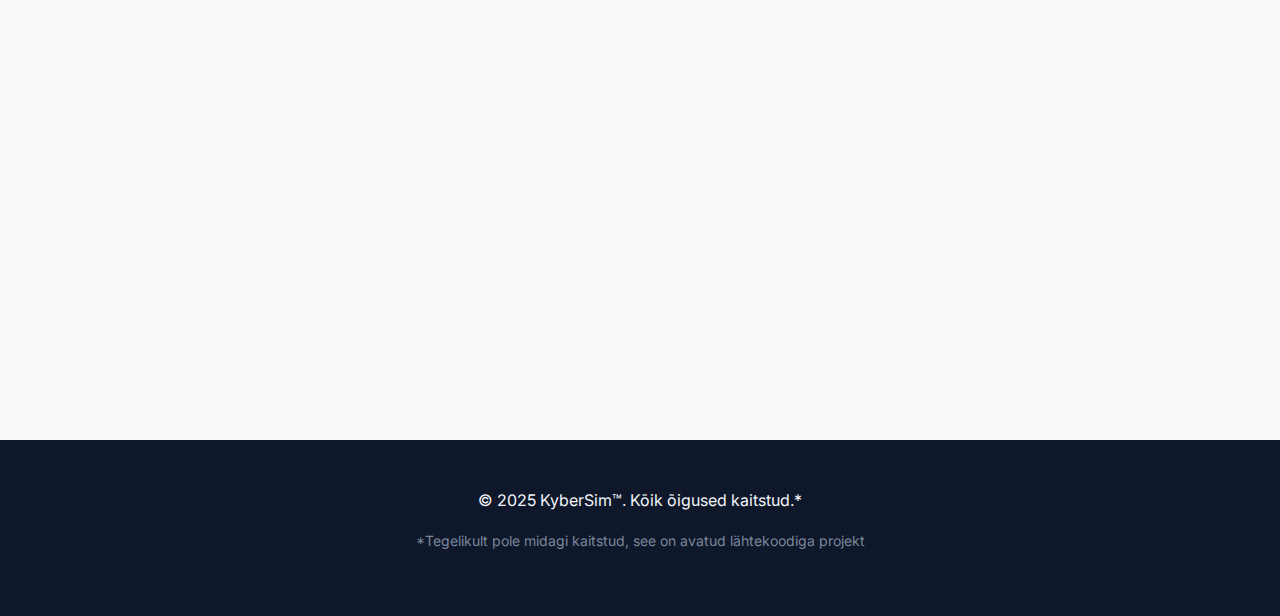
<file: features.html>
<!DOCTYPE html>
<html lang="et">
<head>
    <meta charset="UTF-8">
    <meta name="viewport" content="width=device-width, initial-scale=1.0">
    <title>Funktsioonid - KyberSim™ | 12 Küberturvalisuse Kategooriat</title>

    <!-- Meta tags for SEO -->
    <meta name="description" content="Avasta KyberSim™ 12 põhjalikku küberturvalisuse kategooriat. Phishing, paroolid, malware ja palju muud. Õpi läbi praktiliste simulatsioonide.">
    <meta property="og:title" content="KyberSim™ Funktsioonid - 12 Turvakategooriat">
    <meta property="og:description" content="Phishing'ist krüpteerimiseni - kõik mida sul vaja küberturvalisuse valdamiseks">

    <!-- Fonts -->
    <link rel="preconnect" href="https://fonts.googleapis.com">
    <link rel="preconnect" href="https://fonts.gstatic.com" crossorigin>
    <link href="https://fonts.googleapis.com/css2?family=Inter:wght@400;500;600;700&family=JetBrains+Mono&display=swap" rel="stylesheet">

    <!-- CSS -->
    <link rel="stylesheet" href="/assets/css/main.css">
    <link rel="stylesheet" href="/assets/css/components.css">
    <link rel="stylesheet" href="/assets/css/responsive.css">

    <!-- Favicon -->
    <link rel="icon" type="image/x-icon" href="/favicon.ico">
</head>
<body>
    <!-- Navigation -->
    <nav class="navbar">
        <div class="container">
            <a href="/" class="nav-brand">
                <img src="/assets/images/logos/logo.svg" alt="KyberSim™ Logo">
                <span>KyberSim™</span>
            </a>
            <div class="nav-menu" id="navMenu">
                <a href="/features.html" class="nav-link active">Funktsioonid</a>
                <a href="/screenshots.html" class="nav-link">Galerii</a>
                <a href="/about.html" class="nav-link">Meeskond</a>
                <a href="/download.html" class="nav-link">Laadi alla</a>
            </div>
            <a href="/download.html" class="nav-cta">Alusta kohe</a>
            <button class="nav-toggle" id="navToggle">
                <span></span>
                <span></span>
                <span></span>
            </button>
        </div>
    </nav>

    <main>
        <!-- Page Hero -->
        <section class="page-hero">
            <div class="container">
                <h1 class="page-title fade-in">12 KÜBERTURVALISUSE KATEGOORIAT</h1>
                <p class="page-subtitle fade-in">
                    Iga kategooria on hoolikalt disainitud, et muuta sind 12.5%* targemaks
                </p>
                <p class="page-disclaimer slide-up">*Mõõdetud meie enda skaalal</p>
            </div>
        </section>

        <!-- Features Grid -->
        <section class="features-grid-section">
            <div class="container">
                <div class="features-grid">

                    <!-- PHISHING -->
                    <div class="feature-category-card slide-up">
                        <div class="category-icon">🎣</div>
                        <h3 class="category-title">PHISHING</h3>
                        <p class="category-description">
                            Õpi tundma kalastajaid, kes püüavad sinu andmeid, mitte kalu.
                            Meie simulaator õpetab sind eristama päris emaile petukõnedest!*
                        </p>
                        <ul class="feature-list">
                            <li>✓ Phishing emailide tuvastamine</li>
                            <li>✓ Kahtlaste linkide analüüs</li>
                            <li>✓ Domain spoofing'u paljastamine</li>
                        </ul>
                        <p class="category-footnote">*Päris kalu me ei püüa</p>
                        <a href="/download.html" class="btn btn-category">PROOVI KOHE</a>
                    </div>

                    <!-- PAROOLID -->
                    <div class="feature-category-card slide-up">
                        <div class="category-icon">🔑</div>
                        <h3 class="category-title">PAROOLID</h3>
                        <p class="category-description">
                            Parool123 pole enam trendy! Õpi looma paroole, mida isegi
                            quantum arvuti ei murra*. Password manager'ite kasutamine kaasas!
                        </p>
                        <ul class="feature-list">
                            <li>✓ Turvaliste paroolide loomine</li>
                            <li>✓ Multi-factor authentication</li>
                            <li>✓ Password manager'ite seadistamine</li>
                        </ul>
                        <p class="category-footnote">*Vähemalt mitte enne 2025</p>
                        <a href="/download.html" class="btn btn-category">PROOVI KOHE</a>
                    </div>

                    <!-- SOCIAL ENGINEERING -->
                    <div class="feature-category-card slide-up">
                        <div class="category-icon">🧠</div>
                        <h3 class="category-title">SOCIAL ENGINEERING</h3>
                        <p class="category-description">
                            Manipulatsioon on kunst, mida kurjad häkkerid valdavad!
                            Õpi ära tundma psühholoogilisi trikke enne kui sind üle lastakse*.
                        </p>
                        <ul class="feature-list">
                            <li>✓ Pretexting'u äratundmine</li>
                            <li>✓ Baiting attack'ide vältimine</li>
                            <li>✓ Shoulder surfing'u takistamine</li>
                        </ul>
                        <p class="category-footnote">*Eriti telefoni teel</p>
                        <a href="/download.html" class="btn btn-category">PROOVI KOHE</a>
                    </div>

                    <!-- MALWARE -->
                    <div class="feature-category-card slide-up">
                        <div class="category-icon">🦠</div>
                        <h3 class="category-title">MALWARE</h3>
                        <p class="category-description">
                            Viirused, trojan'id, ransomware - kõlab nagu Kreeka müüt?
                            Meie simulaator muudab need mõisted selgeks nagu Zoom call*!
                        </p>
                        <ul class="feature-list">
                            <li>✓ Malware tüüpide tundmine</li>
                            <li>✓ Antivirus software kasutamine</li>
                            <li>✓ Safe browsing praktikad</li>
                        </ul>
                        <p class="category-footnote">*Ilma ühenduse probleemideta</p>
                        <a href="/download.html" class="btn btn-category">PROOVI KOHE</a>
                    </div>

                    <!-- ANDMELEKE -->
                    <div class="feature-category-card slide-up">
                        <div class="category-icon">💧</div>
                        <h3 class="category-title">ANDMELEKE</h3>
                        <p class="category-description">
                            Andmed lekivad nagu kraanist vesi! Õpi, kuidas hoida
                            oma info kuivana ja turvaliselt hoitud*.
                        </p>
                        <ul class="feature-list">
                            <li>✓ Data breach'ide ennetamine</li>
                            <li>✓ Sensitive data handling</li>
                            <li>✓ Incident response planeerimine</li>
                        </ul>
                        <p class="category-footnote">*Torumees pole vajalik</p>
                        <a href="/download.html" class="btn btn-category">PROOVI KOHE</a>
                    </div>

                    <!-- WIFI TURVALISUS -->
                    <div class="feature-category-card slide-up">
                        <div class="category-icon">📶</div>
                        <h3 class="category-title">WIFI TURVALISUS</h3>
                        <p class="category-description">
                            Avalik WiFi on nagu avalik tualett - mugav, aga ohtlik!
                            Õpi kuidas surfata turvaliselt isegi kohvikus*.
                        </p>
                        <ul class="feature-list">
                            <li>✓ VPN kasutamine ja seadistamine</li>
                            <li>✓ Ruuteri turvaseaded</li>
                            <li>✓ Man-in-the-middle vältimine</li>
                        </ul>
                        <p class="category-footnote">*Kohv pole hinna sees</p>
                        <a href="/download.html" class="btn btn-category">PROOVI KOHE</a>
                    </div>

                    <!-- KRÜPTEERIMINE -->
                    <div class="feature-category-card slide-up">
                        <div class="category-icon">🔐</div>
                        <h3 class="category-title">KRÜPTEERIMINE</h3>
                        <p class="category-description">
                            Muuda oma andmed salakirjaks, mida isegi NSA ei loe*!
                            End-to-end encryption pole enam ainult WhatsApp'i privileeg.
                        </p>
                        <ul class="feature-list">
                            <li>✓ File encryption tööriistad</li>
                            <li>✓ Email krüpteerimine</li>
                            <li>✓ Full disk encryption setup</li>
                        </ul>
                        <p class="category-footnote">*Vähemalt mitte avalikult</p>
                        <a href="/download.html" class="btn btn-category">PROOVI KOHE</a>
                    </div>

                    <!-- VÕLTSIMINE -->
                    <div class="feature-category-card slide-up">
                        <div class="category-icon">🎭</div>
                        <h3 class="category-title">VÕLTSIMINE</h3>
                        <p class="category-description">
                            Deepfake'd ja spoofing - Hollywood pole ainus, kes oskab
                            võltsida! Õpi eristama päris identiteete võltsingutest*.
                        </p>
                        <ul class="feature-list">
                            <li>✓ Email spoofing'u tuvastamine</li>
                            <li>✓ Caller ID võltsimise äratundmine</li>
                            <li>✓ Digital signature verification</li>
                        </ul>
                        <p class="category-footnote">*Tom Cruise pole tegelikult su sõber</p>
                        <a href="/download.html" class="btn btn-category">PROOVI KOHE</a>
                    </div>

                    <!-- PRIVAATSUS -->
                    <div class="feature-category-card slide-up">
                        <div class="category-icon">🕵️</div>
                        <h3 class="category-title">PRIVAATSUS</h3>
                        <p class="category-description">
                            Big Brother vaatab, aga sina saad oma kardinad ette tõmmata!
                            Õpi kaitsma oma digitaalset jalajälge*.
                        </p>
                        <ul class="feature-list">
                            <li>✓ Privacy settings optimeerimine</li>
                            <li>✓ Browser tracking vältimine</li>
                            <li>✓ Data minimization praktikad</li>
                        </ul>
                        <p class="category-footnote">*Orwell oleks uhke</p>
                        <a href="/download.html" class="btn btn-category">PROOVI KOHE</a>
                    </div>

                    <!-- PETTUSED -->
                    <div class="feature-category-card slide-up">
                        <div class="category-icon">💸</div>
                        <h3 class="category-title">PETTUSED</h3>
                        <p class="category-description">
                            Nigeeria prints tahab sulle raha kinkida? Kahtlane!
                            Õpi ära tundma online pettuseid enne kui su rahakott tühjaks saab*.
                        </p>
                        <ul class="feature-list">
                            <li>✓ Romance scam'ide vältimine</li>
                            <li>✓ Investment fraud'i äratundmine</li>
                            <li>✓ Tech support scam'ide paljastamine</li>
                        </ul>
                        <p class="category-footnote">*Prints pole päris</p>
                        <a href="/download.html" class="btn btn-category">PROOVI KOHE</a>
                    </div>

                    <!-- TURVAAUKUD -->
                    <div class="feature-category-card slide-up">
                        <div class="category-icon">🕳️</div>
                        <h3 class="category-title">TURVAAUGUD</h3>
                        <p class="category-description">
                            Tarkvara turve on nagu Šveitsi juust - täis auke!
                            Õpi kuidas neid paikida enne kui keegi sisse ronib*.
                        </p>
                        <ul class="feature-list">
                            <li>✓ Update'ide tähtsus ja haldamine</li>
                            <li>✓ Zero-day exploit'ide mõistmine</li>
                            <li>✓ Patch management strategiad</li>
                        </ul>
                        <p class="category-footnote">*Juustu me ei paranda</p>
                        <a href="/download.html" class="btn btn-category">PROOVI KOHE</a>
                    </div>

                    <!-- INFOTURVE -->
                    <div class="feature-category-card slide-up">
                        <div class="category-icon">🛡️</div>
                        <h3 class="category-title">INFOTURVE</h3>
                        <p class="category-description">
                            Information security pole ainult IT osakonna mure!
                            Õpi, kuidas olla oma andmete bodyguard*.
                        </p>
                        <ul class="feature-list">
                            <li>✓ Security policy mõistmine</li>
                            <li>✓ Access control põhimõtted</li>
                            <li>✓ Compliance ja GDPR basic'ud</li>
                        </ul>
                        <p class="category-footnote">*Päikeseprillid pole kohustuslikud</p>
                        <a href="/download.html" class="btn btn-category">PROOVI KOHE</a>
                    </div>

                </div>
            </div>
        </section>

        <!-- Bottom CTA -->
        <section class="bottom-cta">
            <div class="container">
                <h2 class="cta-title fade-in">VALMIS KÕIKE SEDA PROOVIMA?</h2>
                <p class="cta-subtitle fade-in">
                    12 kategooriat × 25+ stsenaariumit = 600+ võimalust targaks saada!*
                </p>
                <p class="cta-footnote slide-up">*Matemaatika võib varieeruda</p>
                <div class="cta-buttons slide-up">
                    <a href="/download.html" class="btn btn-primary btn-lg">LAADI ALLA KOHE</a>
                    <a href="/screenshots.html" class="btn btn-secondary btn-lg">VAATA PILTE</a>
                </div>
            </div>
        </section>
    </main>

    <!-- Footer -->
    <footer class="footer">
        <div class="container">
            <p>&copy; 2025 KyberSim™. Kõik õigused kaitstud.*</p>
            <p class="footer-disclaimer">*Tegelikult pole midagi kaitstud, see on avatud lähtekoodiga projekt</p>
        </div>
    </footer>

    <!-- JavaScript -->
    <script src="/assets/js/main.js"></script>
    <script src="/assets/js/animations.js"></script>
    <script src="/assets/js/analytics.js"></script>
</body>
</html>
</file>
<file: assets/css/main.css>
/* CSS Variables */
:root {
  /* Colors */
  --primary-green: #00a86b;
  --primary-dark: #007349;
  --primary-light: #00c97d;
  
  --neutral-900: #0f172a;
  --neutral-800: #1e293b;
  --neutral-400: #94a3b8;
  --neutral-100: #f1f5f9;
  --neutral-50: #f8fafc;
  
  --accent-blue: #3b82f6;
  --accent-orange: #f59e0b;
  --accent-red: #ef4444;
  
  /* Typography */
  --font-family-primary: 'Inter', -apple-system, BlinkMacSystemFont, sans-serif;
  --font-family-mono: 'JetBrains Mono', 'Monaco', monospace;
  
  --text-xs: 0.75rem;
  --text-sm: 0.875rem;
  --text-base: 1rem;
  --text-lg: 1.125rem;
  --text-xl: 1.25rem;
  --text-2xl: 1.5rem;
  --text-3xl: 1.875rem;
  --text-4xl: 2.25rem;
  --text-5xl: 3rem;
  
  /* Spacing */
  --space-1: 0.25rem;
  --space-2: 0.5rem;
  --space-3: 0.75rem;
  --space-4: 1rem;
  --space-5: 1.25rem;
  --space-6: 1.5rem;
  --space-8: 2rem;
  --space-10: 2.5rem;
  --space-12: 3rem;
  --space-16: 4rem;
  --space-20: 5rem;
  
  /* Shadows */
  --shadow-sm: 0 1px 2px 0 rgba(0, 0, 0, 0.05);
  --shadow-md: 0 4px 6px -1px rgba(0, 0, 0, 0.1);
  --shadow-lg: 0 10px 15px -3px rgba(0, 0, 0, 0.1);
  --shadow-xl: 0 20px 25px -5px rgba(0, 0, 0, 0.1);
}

/* Reset and Base Styles */
*, *::before, *::after {
  box-sizing: border-box;
  margin: 0;
  padding: 0;
}

html {
  font-size: 16px;
  scroll-behavior: smooth;
}

body {
  font-family: var(--font-family-primary);
  line-height: 1.6;
  color: var(--neutral-900);
  background-color: var(--neutral-50);
}

.container {
  max-width: 1280px;
  margin: 0 auto;
  padding: 0 var(--space-4);
}

/* Typography */
h1, h2, h3, h4, h5, h6 {
  font-weight: 700;
  line-height: 1.2;
  margin-bottom: var(--space-4);
}

h1 { font-size: var(--text-5xl); }
h2 { font-size: var(--text-4xl); }
h3 { font-size: var(--text-3xl); }
h4 { font-size: var(--text-2xl); }
h5 { font-size: var(--text-xl); }
h6 { font-size: var(--text-lg); }

p {
  margin-bottom: var(--space-4);
}

a {
  color: var(--primary-green);
  text-decoration: none;
  transition: color 0.3s ease;
}

a:hover {
  color: var(--primary-dark);
}

/* Page Headers */
.page-hero {
  padding: var(--space-16) 0 var(--space-12);
  background: linear-gradient(135deg, var(--neutral-50) 0%, rgba(0, 168, 107, 0.05) 100%);
  text-align: center;
}

.page-title {
  font-size: var(--text-5xl);
  color: var(--primary-green);
  margin-bottom: var(--space-4);
}

.page-subtitle {
  font-size: var(--text-xl);
  color: var(--neutral-800);
  margin-bottom: var(--space-2);
}

.page-disclaimer {
  font-size: var(--text-sm);
  color: var(--neutral-800);
  font-style: italic;
}

/* Sections */
section {
  padding: var(--space-16) 0;
  position: relative;
  z-index: 2;
}

.section-title {
  text-align: center;
  margin-bottom: var(--space-12);
}

/* Utility Classes */
.footnote {
  font-size: var(--text-sm);
  color: var(--neutral-800);
  font-style: italic;
}

.btn-lg {
  padding: var(--space-4) var(--space-8);
  font-size: var(--text-lg);
}

.btn-icon {
  margin-right: var(--space-2);
}

/* Footer */
.footer {
  background: var(--neutral-900);
  color: var(--neutral-100);
  padding: var(--space-12) 0;
  text-align: center;
  margin-top: var(--space-20);
}

.footer-disclaimer {
  font-size: var(--text-sm);
  color: var(--neutral-400);
  opacity: 0.8;
  margin-top: var(--space-2);
  display: block;
}

/* Gallery Styles */
.gallery-section {
  padding: var(--space-16) 0;
}

.gallery-filters {
  display: flex;
  justify-content: center;
  gap: var(--space-2);
  margin-bottom: var(--space-12);
  flex-wrap: wrap;
}

.filter-btn {
  padding: var(--space-3) var(--space-6);
  border: 2px solid var(--neutral-800);
  background: transparent;
  color: var(--neutral-800);
  font-size: var(--text-base);
  font-weight: 500;
  border-radius: 50px;
  cursor: pointer;
  transition: all 0.3s ease;
}

.filter-btn:hover {
  background: var(--neutral-800);
  color: white;
}

.filter-btn.active {
  background: var(--primary-green);
  border-color: var(--primary-green);
  color: white;
}

.gallery-grid {
  display: grid;
  grid-template-columns: repeat(auto-fill, minmax(300px, 1fr));
  gap: var(--space-8);
  margin-bottom: var(--space-12);
}

.gallery-item {
  position: relative;
  overflow: hidden;
  border-radius: 12px;
  background: var(--neutral-100);
  cursor: pointer;
  transition: transform 0.3s ease;
}

.gallery-item:hover {
  transform: translateY(-5px);
}

.gallery-item img {
  width: 100%;
  height: 250px;
  object-fit: cover;
  display: block;
}

.gallery-overlay {
  position: absolute;
  bottom: 0;
  left: 0;
  right: 0;
  background: linear-gradient(to top, rgba(0,0,0,0.9) 0%, transparent 100%);
  color: white;
  padding: var(--space-6);
  transform: translateY(100%);
  transition: transform 0.3s ease;
}

.gallery-item:hover .gallery-overlay {
  transform: translateY(0);
}

.gallery-overlay h3 {
  font-size: var(--text-lg);
  margin-bottom: var(--space-2);
}

.gallery-overlay p {
  font-size: var(--text-sm);
  margin-bottom: 0;
  opacity: 0.9;
}

.gallery-load-more {
  text-align: center;
  margin-top: var(--space-8);
}

.load-more-count {
  opacity: 0.7;
  font-size: var(--text-sm);
}

/* Lightbox Styles */
.lightbox {
  display: none;
  position: fixed;
  top: 0;
  left: 0;
  width: 100%;
  height: 100%;
  background: rgba(0, 0, 0, 0.95);
  z-index: 1000;
  padding: var(--space-8);
  overflow-y: auto;
}

.lightbox.active {
  display: flex;
  align-items: center;
  justify-content: center;
}

.lightbox-content {
  position: relative;
  max-width: 90vw;
  max-height: 90vh;
  background: var(--neutral-900);
  border-radius: 12px;
  overflow: hidden;
}

.lightbox-close {
  position: absolute;
  top: var(--space-4);
  right: var(--space-4);
  background: rgba(0, 0, 0, 0.7);
  color: white;
  border: none;
  width: 48px;
  height: 48px;
  border-radius: 50%;
  font-size: var(--text-2xl);
  cursor: pointer;
  display: flex;
  align-items: center;
  justify-content: center;
  z-index: 10;
  transition: background 0.3s ease;
}

.lightbox-close:hover {
  background: rgba(0, 0, 0, 0.9);
}

#lightboxImage {
  width: 100%;
  height: auto;
  max-height: 70vh;
  object-fit: contain;
  display: block;
}

.lightbox-caption {
  padding: var(--space-6);
  background: var(--neutral-900);
  color: white;
}

.lightbox-caption h3 {
  color: var(--primary-green);
  margin-bottom: var(--space-2);
}

.lightbox-caption p {
  color: var(--neutral-100);
  margin-bottom: 0;
}

/* Gallery Features Section */
.gallery-features {
  background: var(--neutral-100);
  padding: var(--space-16) 0;
}

.feature-preview-grid {
  display: grid;
  grid-template-columns: repeat(auto-fit, minmax(300px, 1fr));
  gap: var(--space-8);
}

.feature-preview {
  text-align: center;
  padding: var(--space-8);
  background: white;
  border-radius: 12px;
  box-shadow: var(--shadow-md);
  transition: transform 0.3s ease;
}

.feature-preview:hover {
  transform: translateY(-5px);
}

.preview-icon {
  font-size: 3rem;
  margin-bottom: var(--space-4);
}

.feature-preview h3 {
  color: var(--primary-green);
  margin-bottom: var(--space-4);
}

.feature-preview p {
  color: var(--neutral-800);
  margin-bottom: 0;
}

/* Team Section Styles */
.team-section {
  padding: var(--space-16) 0;
}

.team-grid {
  display: grid;
  grid-template-columns: repeat(auto-fit, minmax(300px, 1fr));
  gap: var(--space-8);
  max-width: 800px;
  margin: 0 auto;
}

.team-card {
  text-align: center;
  padding: var(--space-8);
  background: white;
  border-radius: 16px;
  box-shadow: var(--shadow-lg);
  transition: transform 0.3s ease, box-shadow 0.3s ease;
}

.team-card:hover {
  transform: translateY(-5px);
  box-shadow: var(--shadow-xl);
}

.team-photo {
  width: 150px;
  height: 150px;
  margin: 0 auto var(--space-6);
  border-radius: 50%;
  overflow: hidden;
  border: 4px solid var(--primary-green);
  position: relative;
}

.team-photo img {
  width: 100%;
  height: 100%;
  object-fit: cover;
  background: var(--neutral-100);
}

.team-name {
  font-size: var(--text-2xl);
  color: var(--neutral-900);
  margin-bottom: var(--space-2);
}

.team-role {
  font-size: var(--text-lg);
  color: var(--primary-green);
  font-weight: 500;
  margin-bottom: var(--space-4);
}

.team-specialization {
  font-size: var(--text-base);
  color: var(--neutral-800);
  margin-bottom: 0;
  line-height: 1.5;
}

/* Timeline Styles */
.timeline-section {
  padding: var(--space-16) 0;
  background: var(--neutral-100);
}

.timeline {
  position: relative;
  max-width: 1000px;
  margin: 0 auto;
  padding: var(--space-8) 0;
}

.timeline::before {
  content: '';
  position: absolute;
  top: 0;
  left: 50%;
  transform: translateX(-50%);
  width: 2px;
  height: 100%;
  background: var(--primary-green);
}

.timeline-item {
  position: relative;
  padding: var(--space-4) var(--space-8);
  width: 50%;
  margin-bottom: var(--space-8);
}

.timeline-item.left {
  left: 0;
  padding-right: var(--space-12);
}

.timeline-item.right {
  left: 50%;
  padding-left: var(--space-12);
}

.timeline-content {
  background: white;
  padding: var(--space-6);
  border-radius: 12px;
  box-shadow: var(--shadow-md);
  position: relative;
  transition: transform 0.3s ease;
}

.timeline-content:hover {
  transform: scale(1.02);
}

.timeline-icon {
  position: absolute;
  width: 50px;
  height: 50px;
  background: var(--primary-green);
  color: white;
  border-radius: 50%;
  display: flex;
  align-items: center;
  justify-content: center;
  font-size: var(--text-xl);
  font-weight: 700;
  top: 20px;
  z-index: 10;
  border: 4px solid white;
}

.timeline-item.left .timeline-icon {
  right: -25px;
}

.timeline-item.right .timeline-icon {
  left: -25px;
}

.timeline-content h3 {
  color: var(--primary-green);
  margin-bottom: var(--space-3);
}

.timeline-content p {
  color: var(--neutral-800);
  margin-bottom: 0;
  line-height: 1.6;
}

/* Fun Facts Section */
.fun-facts {
  padding: var(--space-16) 0;
  background: white;
}

.facts-grid {
  display: grid;
  grid-template-columns: repeat(auto-fit, minmax(200px, 1fr));
  gap: var(--space-6);
  max-width: 800px;
  margin: 0 auto;
}

.fact-card {
  text-align: center;
  padding: var(--space-6);
  background: var(--neutral-100);
  border-radius: 12px;
  transition: transform 0.3s ease, background 0.3s ease;
}

.fact-card:hover {
  transform: translateY(-5px);
  background: var(--primary-green);
}

.fact-card:hover .fact-number,
.fact-card:hover p {
  color: white;
}

.fact-number {
  font-size: var(--text-4xl);
  font-weight: 700;
  color: var(--primary-green);
  margin-bottom: var(--space-2);
  display: block;
  transition: color 0.3s ease;
}

.fact-card p {
  font-size: var(--text-base);
  color: var(--neutral-800);
  margin-bottom: 0;
  transition: color 0.3s ease;
}

/* Responsive adjustments for timeline */
@media (max-width: 768px) {
  .timeline::before {
    left: 30px;
  }
  
  .timeline-item {
    width: 100%;
    padding-left: var(--space-16);
    padding-right: var(--space-4);
  }
  
  .timeline-item.left,
  .timeline-item.right {
    left: 0;
  }
  
  .timeline-icon {
    left: 5px !important;
    right: auto !important;
  }
}
</file>
<file: assets/css/components.css>
/* Button Components */
.btn {
  display: inline-block;
  padding: var(--space-3) var(--space-6);
  font-weight: 600;
  text-align: center;
  border-radius: 0.5rem;
  transition: all 0.3s cubic-bezier(0.4, 0, 0.2, 1);
  cursor: pointer;
  border: none;
  font-size: var(--text-base);
  text-decoration: none;
  line-height: 1.5;
}

.btn-primary {
  background-color: var(--primary-green);
  color: white;
}

.btn-primary:hover {
  background-color: var(--primary-dark);
  transform: translateY(-2px);
  box-shadow: 0 10px 25px rgba(0, 168, 107, 0.2);
  color: white;
}

.btn-secondary {
  background-color: transparent;
  color: var(--primary-green);
  border: 2px solid var(--primary-green);
}

.btn-secondary:hover {
  background-color: var(--primary-green);
  color: white;
}

/* Card Components */
.card {
  background: white;
  border-radius: 1rem;
  padding: var(--space-6);
  box-shadow: var(--shadow-md);
  transition: transform 0.3s ease, box-shadow 0.3s ease;
}

.card:hover {
  transform: translateY(-8px);
  box-shadow: var(--shadow-xl);
}

/* Navigation Component */
.navbar {
  position: sticky;
  top: 0;
  background: rgba(255, 255, 255, 0.9);
  backdrop-filter: blur(10px);
  box-shadow: var(--shadow-sm);
  z-index: 1000;
}

.navbar .container {
  display: flex;
  justify-content: space-between;
  align-items: center;
  padding: var(--space-4) var(--space-4);
}

.nav-brand {
  display: flex;
  align-items: center;
  font-weight: 700;
  font-size: var(--text-xl);
  color: var(--neutral-900);
  text-decoration: none;
}

.nav-brand:hover {
  color: var(--neutral-900);
}

.nav-brand img {
  height: 40px;
  margin-right: var(--space-2);
}

.nav-menu {
  display: flex;
  gap: var(--space-8);
  align-items: center;
}

.nav-link {
  color: var(--neutral-900);
  font-weight: 500;
  transition: color 0.3s ease;
  text-decoration: none;
}

.nav-link:hover,
.nav-link.active {
  color: var(--primary-green);
}

.nav-cta {
  background-color: var(--primary-green);
  color: white;
  padding: var(--space-2) var(--space-4);
  border-radius: 0.5rem;
  font-weight: 600;
  border: none;
  cursor: pointer;
  transition: all 0.3s ease;
  text-decoration: none;
  display: inline-block;
}

.nav-cta:hover {
  background-color: var(--primary-dark);
  transform: scale(1.05);
  color: white;
}

.nav-toggle {
  display: none;
  flex-direction: column;
  background: none;
  border: none;
  cursor: pointer;
  padding: var(--space-2);
}

.nav-toggle span {
  width: 25px;
  height: 3px;
  background: var(--neutral-900);
  margin: 2px 0;
  transition: 0.3s;
}

/* Hero Section */
.hero {
  padding: var(--space-20) 0;
  text-align: center;
  background: linear-gradient(135deg, var(--neutral-50) 0%, rgba(0, 168, 107, 0.1) 100%);
  position: relative;
  overflow: hidden;
  transform: none !important; /* Override any JS transforms */
}

.hero-title {
  font-size: var(--text-5xl);
  margin-bottom: var(--space-4);
  background: linear-gradient(135deg, var(--primary-green) 0%, var(--primary-dark) 100%);
  -webkit-background-clip: text;
  -webkit-text-fill-color: transparent;
  background-clip: text;
}

.hero-subtitle {
  font-size: var(--text-2xl);
  color: var(--neutral-800);
  margin-bottom: var(--space-8);
}

.hero-description {
  font-size: var(--text-lg);
  color: var(--neutral-800);
  margin-bottom: var(--space-8);
}

.hero-buttons {
  display: flex;
  gap: var(--space-4);
  justify-content: center;
  margin-bottom: var(--space-8);
}

.hero-disclaimer {
  font-size: var(--text-sm);
  color: var(--neutral-800);
  font-style: italic;
  margin-bottom: var(--space-8);
}

.hero-image {
  max-width: 800px;
  margin: 0 auto;
  position: relative;
}

.hero-image img {
  width: 100%;
  height: auto;
  border-radius: 1rem;
  box-shadow: var(--shadow-xl);
  cursor: pointer;
  transition: transform 0.3s ease;
}

.hero-image img:hover {
  transform: scale(1.02);
}

.image-hint {
  text-align: center;
  margin-top: 12px;
  font-size: 14px;
  color: var(--neutral-600);
  pointer-events: none;
}

/* Feature Grid */
.feature-grid {
  display: grid;
  grid-template-columns: repeat(auto-fit, minmax(300px, 1fr));
  gap: var(--space-8);
  margin: var(--space-12) 0;
}

.feature-card {
  background: white;
  border-radius: 1rem;
  padding: var(--space-8);
  text-align: center;
  transition: all 0.3s ease;
  box-shadow: var(--shadow-md);
}

.feature-card:hover {
  transform: translateY(-10px);
  box-shadow: var(--shadow-xl);
}

.feature-icon {
  width: 64px;
  height: 64px;
  margin: 0 auto var(--space-4);
  background: var(--primary-light);
  border-radius: 1rem;
  display: flex;
  align-items: center;
  justify-content: center;
  font-size: 2rem;
}

/* Problem/Solution Section */
.problem-solution {
  background: white;
  position: relative;
  z-index: 10;
}

.problem-grid {
  display: grid;
  grid-template-columns: repeat(auto-fit, minmax(250px, 1fr));
  gap: var(--space-8);
  margin: var(--space-8) 0;
}

.problem-card {
  text-align: center;
  padding: var(--space-6);
  background: var(--neutral-50);
  border-radius: 1rem;
  transition: all 0.3s ease;
}

.problem-card:hover {
  background: white;
  box-shadow: var(--shadow-md);
  transform: translateY(-5px);
}

.problem-icon {
  font-size: 3rem;
  margin-bottom: var(--space-4);
}

.solution-box {
  background: linear-gradient(135deg, var(--primary-light) 0%, var(--primary-green) 100%);
  color: white;
  padding: var(--space-8);
  border-radius: 1rem;
  text-align: center;
  margin: var(--space-8) 0;
}

.solution-box h3 {
  color: white;
  margin-bottom: var(--space-4);
}

.solution-box p {
  color: white;
  margin-bottom: var(--space-2);
}

.solution-box .footnote {
  color: rgba(255, 255, 255, 0.8);
}

/* Social Proof Section */
.social-proof {
  background: var(--neutral-50);
}

.testimonial-grid {
  display: grid;
  grid-template-columns: repeat(auto-fit, minmax(300px, 1fr));
  gap: var(--space-8);
  margin: var(--space-8) 0;
}

.testimonial-card {
  background: white;
  padding: var(--space-8);
  border-radius: 1rem;
  box-shadow: var(--shadow-md);
  transition: all 0.3s ease;
}

.testimonial-card:hover {
  transform: translateY(-5px);
  box-shadow: var(--shadow-xl);
}

.testimonial-text {
  font-size: var(--text-lg);
  font-style: italic;
  color: var(--neutral-800);
  margin-bottom: var(--space-4);
}

.testimonial-author {
  text-align: right;
  color: var(--primary-green);
  font-weight: 600;
}

/* Technical Specifications */
.tech-specs {
  background: white;
}

.specs-grid {
  display: grid;
  grid-template-columns: repeat(auto-fit, minmax(350px, 1fr));
  gap: var(--space-8);
  margin: var(--space-8) 0;
}

.specs-card {
  background: var(--neutral-50);
  padding: var(--space-8);
  border-radius: 1rem;
}

.specs-card h3 {
  color: var(--primary-green);
  margin-bottom: var(--space-4);
}

.specs-card ul {
  list-style: none;
  padding: 0;
}

.specs-card li {
  padding: var(--space-2) 0;
  color: var(--neutral-800);
}

/* CTA Section */
.cta-section {
  background: linear-gradient(135deg, var(--primary-green) 0%, var(--primary-dark) 100%);
  color: white;
  text-align: center;
  padding: var(--space-20) 0;
}

.cta-title {
  color: white;
  margin-bottom: var(--space-8);
}

.cta-buttons {
  display: flex;
  gap: var(--space-4);
  justify-content: center;
  margin-bottom: var(--space-8);
  flex-wrap: wrap;
}

.cta-buttons .btn {
  min-width: 200px;
}

.cta-contact {
  color: white;
}

.cta-contact .footnote {
  color: rgba(255, 255, 255, 0.8);
}

/* Category Cards */
.category-grid {
  display: grid;
  grid-template-columns: repeat(auto-fit, minmax(350px, 1fr));
  gap: var(--space-8);
  margin: var(--space-12) 0;
}

.category-card {
  background: white;
  border-radius: 1rem;
  padding: var(--space-8);
  box-shadow: var(--shadow-md);
  transition: all 0.3s ease;
  position: relative;
  overflow: hidden;
}

.category-card::before {
  content: '';
  position: absolute;
  top: 0;
  left: 0;
  right: 0;
  height: 4px;
  background: var(--primary-green);
  transform: scaleX(0);
  transition: transform 0.3s ease;
}

.category-card:hover::before {
  transform: scaleX(1);
}

.category-card:hover {
  transform: translateY(-10px);
  box-shadow: var(--shadow-xl);
}

.category-icon {
  font-size: 3rem;
  margin-bottom: var(--space-4);
}

.category-features {
  list-style: none;
  margin: var(--space-4) 0;
}

.category-features li {
  padding: var(--space-2) 0;
  color: var(--neutral-800);
}

/* Gallery Styles */
.gallery-grid {
  display: grid;
  grid-template-columns: repeat(auto-fill, minmax(300px, 1fr));
  gap: var(--space-4);
  margin: var(--space-8) 0;
}

.gallery-item {
  position: relative;
  overflow: hidden;
  border-radius: 0.5rem;
  background: var(--neutral-100);
  cursor: pointer;
  transition: transform 0.3s ease;
}

.gallery-item:hover {
  transform: scale(1.05);
}

.gallery-item img {
  width: 100%;
  height: 100%;
  object-fit: cover;
  display: block;
}

.gallery-overlay {
  position: absolute;
  bottom: 0;
  left: 0;
  right: 0;
  background: linear-gradient(to top, rgba(0, 0, 0, 0.8), transparent);
  color: white;
  padding: var(--space-4);
  transform: translateY(100%);
  transition: transform 0.3s ease;
}

.gallery-item:hover .gallery-overlay {
  transform: translateY(0);
}

.gallery-overlay h3 {
  color: white;
  font-size: var(--text-lg);
  margin-bottom: var(--space-2);
}

.gallery-overlay p {
  color: rgba(255, 255, 255, 0.9);
  font-size: var(--text-sm);
}

/* Lightbox Styles */
.lightbox {
  display: none;
  position: fixed;
  z-index: 2000;
  left: 0;
  top: 0;
  width: 100%;
  height: 100%;
  background-color: rgba(0, 0, 0, 0.95);
  opacity: 0;
  transition: opacity 0.3s ease;
}

.lightbox.active {
  display: flex;
  align-items: center;
  justify-content: center;
  opacity: 1;
}

.lightbox-content {
  max-width: 90%;
  max-height: 90%;
  position: relative;
}

.lightbox-content img {
  width: 100%;
  height: auto;
  border-radius: 0.5rem;
}

.lightbox-close {
  position: absolute;
  top: -40px;
  right: 0;
  color: white;
  font-size: 2rem;
  cursor: pointer;
  background: none;
  border: none;
  padding: var(--space-2);
  transition: transform 0.3s ease;
}

.lightbox-close:hover {
  transform: scale(1.2);
}

.lightbox-caption {
  text-align: center;
  color: white;
  margin-top: var(--space-4);
  font-size: var(--text-lg);
}

/* Timeline Styles */
.timeline {
  position: relative;
  max-width: 800px;
  margin: var(--space-12) auto;
}

.timeline::before {
  content: '';
  position: absolute;
  width: 2px;
  background: var(--primary-green);
  top: 0;
  bottom: 0;
  left: 50%;
  margin-left: -1px;
}

.timeline-item {
  padding: var(--space-4) var(--space-8);
  position: relative;
  width: 50%;
  opacity: 1;
  transform: translateY(0);
  transition: all 0.5s ease;
}

.timeline-item::after {
  content: '';
  position: absolute;
  width: 20px;
  height: 20px;
  background: white;
  border: 4px solid var(--primary-green);
  top: 15px;
  border-radius: 50%;
  z-index: 1;
}

.timeline-item.left {
  left: 0;
  text-align: right;
}

.timeline-item.left::after {
  right: -10px;
}

.timeline-item.right {
  left: 50%;
}

.timeline-item.right::after {
  left: -10px;
}

.timeline-content {
  padding: var(--space-6);
  background: white;
  border-radius: 1rem;
  box-shadow: var(--shadow-md);
  transition: box-shadow 0.3s ease;
}

.timeline-content:hover {
  box-shadow: var(--shadow-xl);
}

.timeline-date {
  font-size: var(--text-sm);
  color: var(--primary-green);
  font-weight: 600;
  margin-bottom: var(--space-2);
}

.timeline-content h3 {
  margin-bottom: var(--space-2);
}

.timeline-content p {
  color: var(--neutral-800);
}

/* Team Member Card Styles */
.team-grid {
  display: grid;
  grid-template-columns: repeat(auto-fit, minmax(300px, 1fr));
  gap: var(--space-8);
  margin: var(--space-12) 0;
}

.team-member {
  background: white;
  border-radius: 1rem;
  overflow: hidden;
  box-shadow: var(--shadow-md);
  transition: all 0.3s ease;
  text-align: center;
}

.team-member:hover {
  transform: translateY(-10px);
  box-shadow: var(--shadow-xl);
}

.team-member-image {
  width: 100%;
  height: 300px;
  overflow: hidden;
  background: var(--neutral-100);
}

.team-member-image img {
  width: 100%;
  height: 100%;
  object-fit: cover;
  transition: transform 0.3s ease;
}

.team-member:hover .team-member-image img {
  transform: scale(1.1);
}

.team-member-info {
  padding: var(--space-6);
}

.team-member-name {
  font-size: var(--text-xl);
  font-weight: 700;
  color: var(--neutral-900);
  margin-bottom: var(--space-2);
}

.team-member-role {
  color: var(--primary-green);
  font-weight: 600;
  margin-bottom: var(--space-4);
}

.team-member-bio {
  color: var(--neutral-800);
  line-height: 1.6;
}

/* Download Page Styles */
.download-section {
  background: white;
  padding: var(--space-12) 0;
}

.download-options {
  display: grid;
  grid-template-columns: repeat(auto-fit, minmax(350px, 1fr));
  gap: var(--space-8);
  margin: var(--space-8) 0;
}

.download-card {
  background: var(--neutral-50);
  border-radius: 1rem;
  padding: var(--space-8);
  text-align: center;
  transition: all 0.3s ease;
  border: 2px solid transparent;
}

.download-card:hover {
  border-color: var(--primary-green);
  transform: translateY(-5px);
  box-shadow: var(--shadow-lg);
}

.download-icon {
  font-size: 4rem;
  margin-bottom: var(--space-4);
}

.download-version {
  color: var(--neutral-800);
  font-size: var(--text-sm);
  margin-bottom: var(--space-4);
}

.download-button {
  display: inline-flex;
  align-items: center;
  gap: var(--space-2);
  margin-top: var(--space-4);
}

/* Installation Steps */
.installation-steps {
  max-width: 800px;
  margin: var(--space-12) auto;
}

.step {
  display: flex;
  align-items: flex-start;
  margin-bottom: var(--space-6);
  padding: var(--space-6);
  background: white;
  border-radius: 1rem;
  box-shadow: var(--shadow-sm);
  transition: all 0.3s ease;
}

.step:hover {
  box-shadow: var(--shadow-md);
}

.step-number {
  flex-shrink: 0;
  width: 40px;
  height: 40px;
  background: var(--primary-green);
  color: white;
  border-radius: 50%;
  display: flex;
  align-items: center;
  justify-content: center;
  font-weight: 700;
  margin-right: var(--space-4);
}

.step-content h3 {
  margin-bottom: var(--space-2);
}

.step-content p {
  color: var(--neutral-800);
}

/* Code Block Styles */
.code-block {
  background: var(--neutral-900);
  color: var(--neutral-100);
  padding: var(--space-4);
  border-radius: 0.5rem;
  overflow-x: auto;
  margin: var(--space-4) 0;
  position: relative;
}

.code-block pre {
  margin: 0;
  font-family: 'Courier New', monospace;
  font-size: var(--text-sm);
  line-height: 1.5;
}

.code-block code {
  display: block;
  white-space: pre;
}

.copy-button {
  position: absolute;
  top: var(--space-2);
  right: var(--space-2);
  background: var(--primary-green);
  color: white;
  border: none;
  padding: var(--space-2) var(--space-3);
  border-radius: 0.25rem;
  font-size: var(--text-sm);
  cursor: pointer;
  transition: all 0.3s ease;
}

.copy-button:hover {
  background: var(--primary-dark);
}

.copy-button.copied {
  background: var(--success-green);
}

/* FAQ Accordion Styles */
.faq-section {
  max-width: 800px;
  margin: var(--space-12) auto;
}

.faq-item {
  background: white;
  border-radius: 1rem;
  margin-bottom: var(--space-4);
  box-shadow: var(--shadow-sm);
  overflow: hidden;
  transition: all 0.3s ease;
}

.faq-item.active {
  box-shadow: var(--shadow-md);
}

.faq-question {
  width: 100%;
  padding: var(--space-6);
  background: none;
  border: none;
  text-align: left;
  font-size: var(--text-lg);
  font-weight: 600;
  color: var(--neutral-900);
  cursor: pointer;
  display: flex;
  justify-content: space-between;
  align-items: center;
  transition: all 0.3s ease;
}

.faq-question:hover {
  color: var(--primary-green);
}

.faq-question::after {
  content: '+';
  font-size: 1.5rem;
  color: var(--primary-green);
  transition: transform 0.3s ease;
}

.faq-item.active .faq-question::after {
  transform: rotate(45deg);
}

.faq-answer {
  padding: 0 var(--space-6);
  max-height: 0;
  overflow: hidden;
  transition: all 0.3s ease;
}

.faq-item.active .faq-answer {
  max-height: 500px;
  padding: 0 var(--space-6) var(--space-6);
}

.faq-answer p {
  color: var(--neutral-800);
  line-height: 1.6;
}

/* System Requirements Table */
.requirements-table {
  width: 100%;
  background: white;
  border-radius: 1rem;
  overflow: hidden;
  box-shadow: var(--shadow-md);
  margin: var(--space-8) 0;
}

.requirements-table table {
  width: 100%;
  border-collapse: collapse;
}

.requirements-table th {
  background: var(--primary-green);
  color: white;
  padding: var(--space-4);
  text-align: left;
  font-weight: 600;
}

.requirements-table td {
  padding: var(--space-4);
  border-bottom: 1px solid var(--neutral-200);
}

.requirements-table tr:last-child td {
  border-bottom: none;
}

.requirements-table tr:hover {
  background: var(--neutral-50);
}
</file>
<file: assets/css/responsive.css>
/* Tablet Styles */
@media (max-width: 768px) {
  /* Navigation */
  .nav-menu {
    position: fixed;
    left: -100%;
    top: 70px;
    flex-direction: column;
    background-color: white;
    width: 100%;
    text-align: center;
    transition: 0.3s;
    box-shadow: var(--shadow-lg);
    padding: var(--space-8) 0;
  }

  .nav-menu.active {
    left: 0;
  }

  .nav-toggle {
    display: flex;
  }

  .nav-toggle.active span:nth-child(1) {
    transform: rotate(-45deg) translate(-5px, 6px);
  }

  .nav-toggle.active span:nth-child(2) {
    opacity: 0;
  }

  .nav-toggle.active span:nth-child(3) {
    transform: rotate(45deg) translate(-5px, -6px);
  }

  .nav-cta {
    margin-top: var(--space-4);
  }

  /* Hero */
  .hero-title {
    font-size: var(--text-4xl);
  }

  .hero-subtitle {
    font-size: var(--text-xl);
  }

  .hero-buttons {
    flex-direction: column;
    width: 100%;
    max-width: 300px;
    margin: 0 auto var(--space-8);
  }

  .hero-buttons .btn {
    width: 100%;
  }

  /* Features */
  .feature-grid {
    grid-template-columns: 1fr;
  }

  /* Problem Grid */
  .problem-grid {
    grid-template-columns: 1fr;
  }

  /* Specs Grid */
  .specs-grid {
    grid-template-columns: 1fr;
  }

  /* Category Grid */
  .category-grid {
    grid-template-columns: 1fr;
  }

  /* CTA Buttons */
  .cta-buttons {
    flex-direction: column;
    align-items: center;
  }

  .cta-buttons .btn {
    width: 100%;
    max-width: 300px;
  }
}

/* Mobile Styles */
@media (max-width: 480px) {
  /* Typography */
  .hero-title {
    font-size: var(--text-3xl);
  }

  h2 {
    font-size: var(--text-3xl);
  }

  h3 {
    font-size: var(--text-2xl);
  }

  /* Spacing */
  .container {
    padding: 0 var(--space-3);
  }

  section {
    padding: var(--space-12) 0;
  }

  /* Cards */
  .card {
    padding: var(--space-4);
  }

  .feature-card,
  .category-card,
  .testimonial-card,
  .specs-card {
    padding: var(--space-6);
  }

  /* Hero */
  .hero {
    padding: var(--space-12) 0;
  }

  .hero-description {
    font-size: var(--text-base);
  }

  /* Navigation */
  .nav-brand {
    font-size: var(--text-lg);
  }

  .nav-brand img {
    height: 32px;
  }
}

/* Large Desktop */
@media (min-width: 1280px) {
  .container {
    max-width: 1280px;
  }

  .feature-grid {
    grid-template-columns: repeat(3, 1fr);
  }

  .problem-grid {
    grid-template-columns: repeat(3, 1fr);
  }
}

/* Print Styles */
@media print {
  .navbar,
  .footer,
  .cta-section,
  .nav-toggle {
    display: none;
  }

  body {
    font-size: 12pt;
    line-height: 1.5;
  }

  a {
    text-decoration: underline;
  }

  .hero {
    padding: 2rem 0;
  }

  .hero-buttons {
    display: none;
  }

  section {
    padding: 2rem 0;
  }
}
</file>
